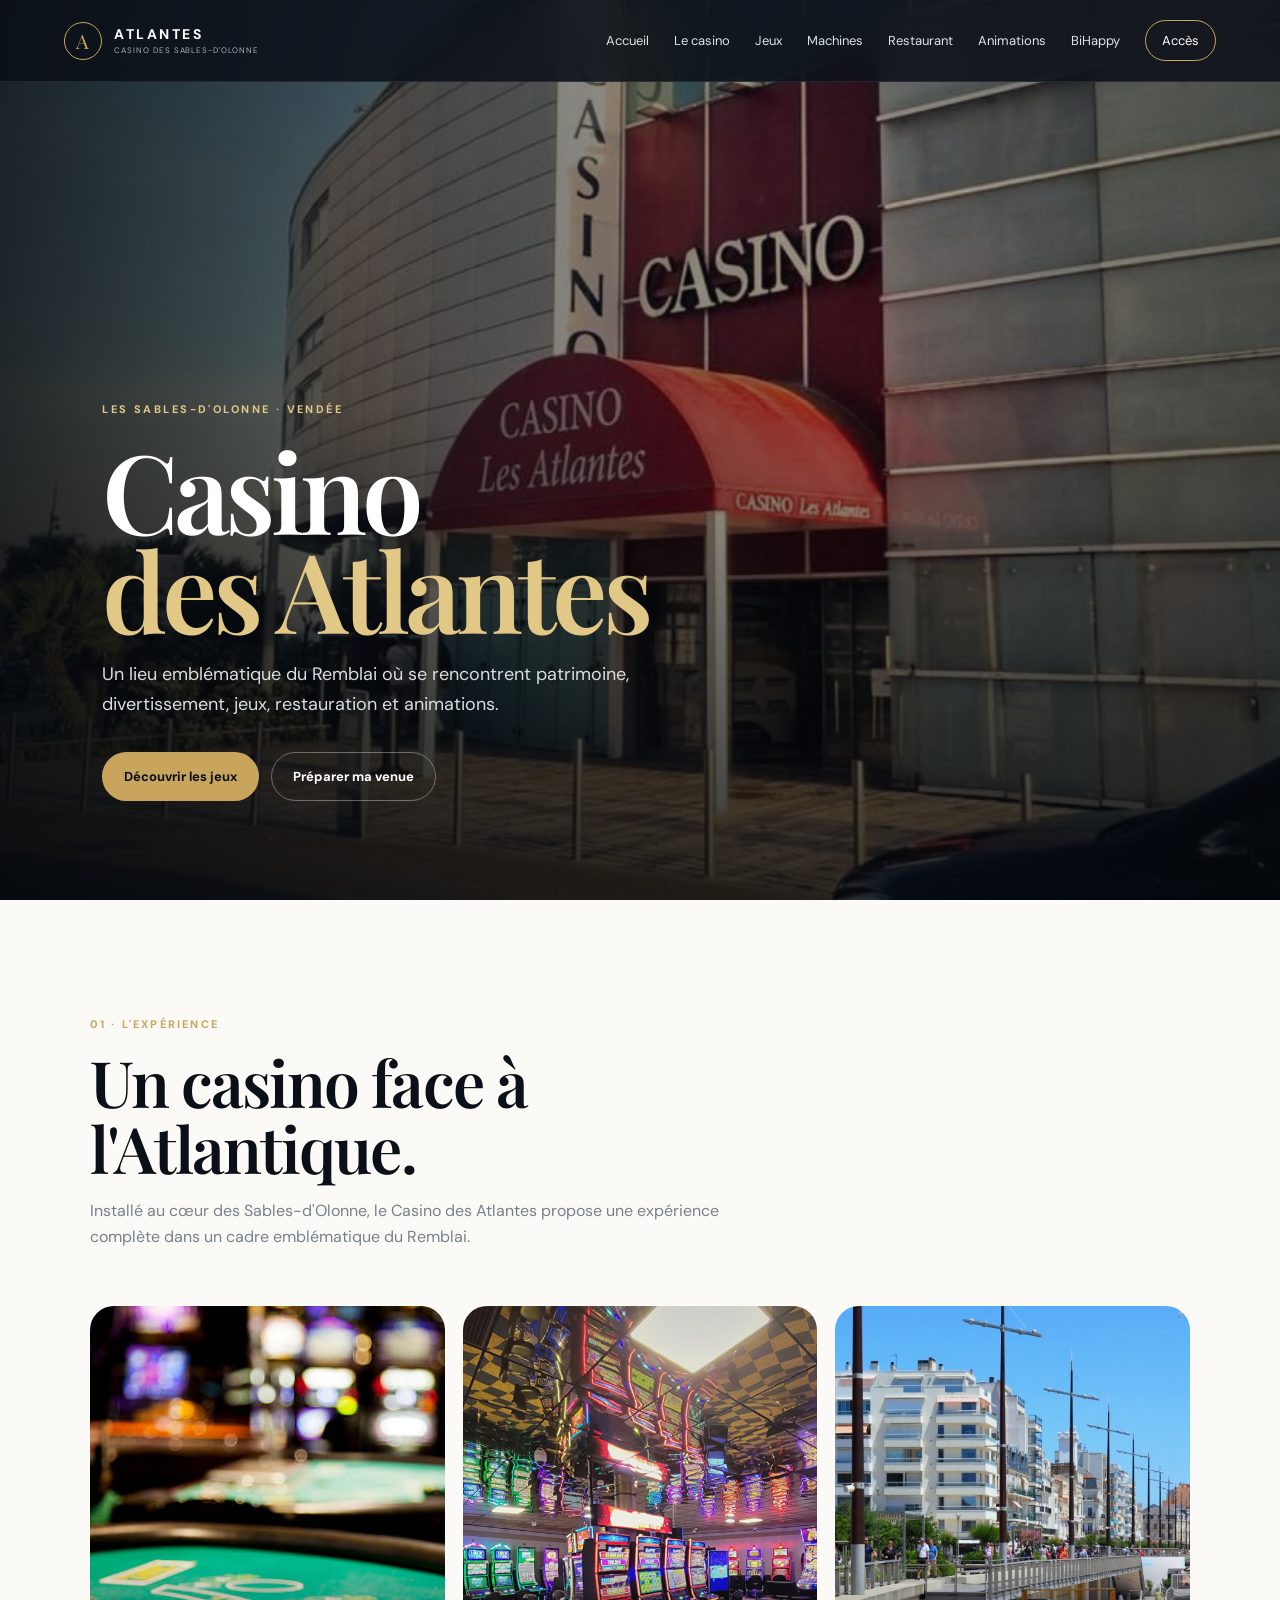
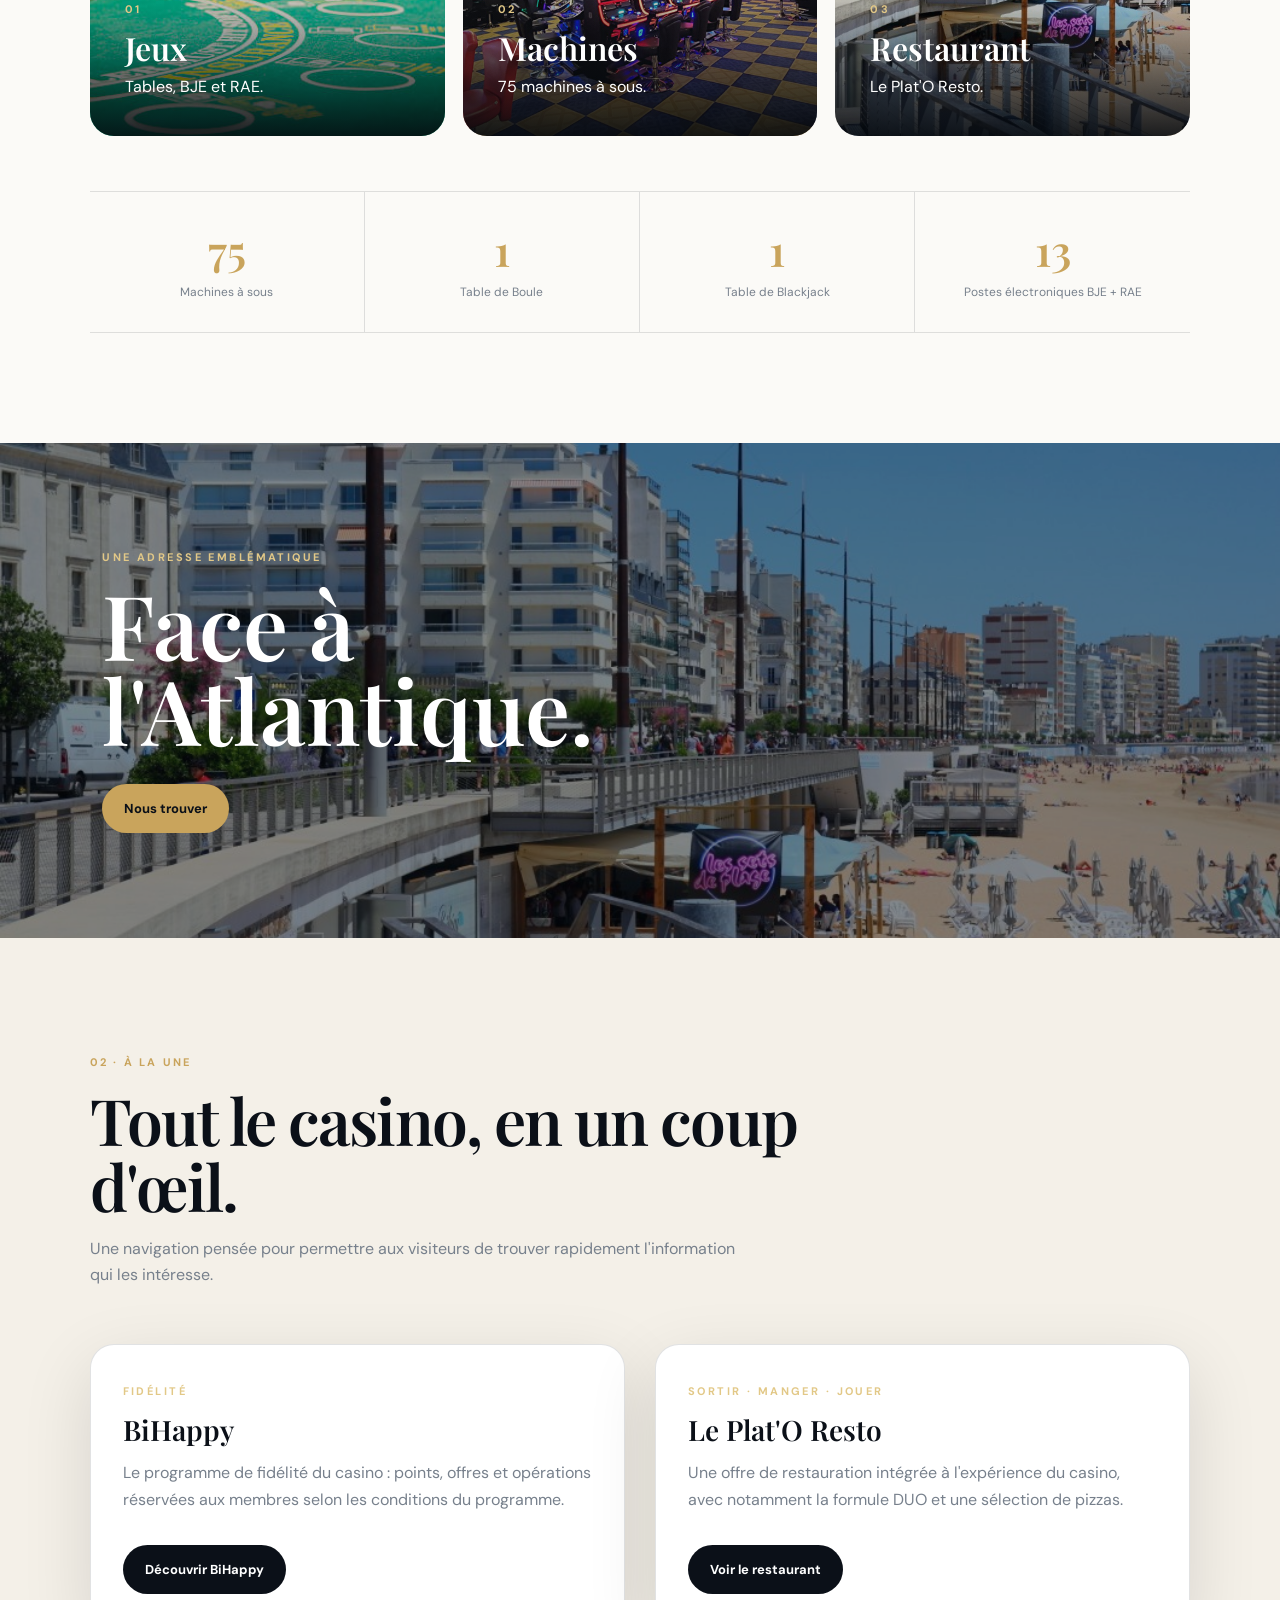
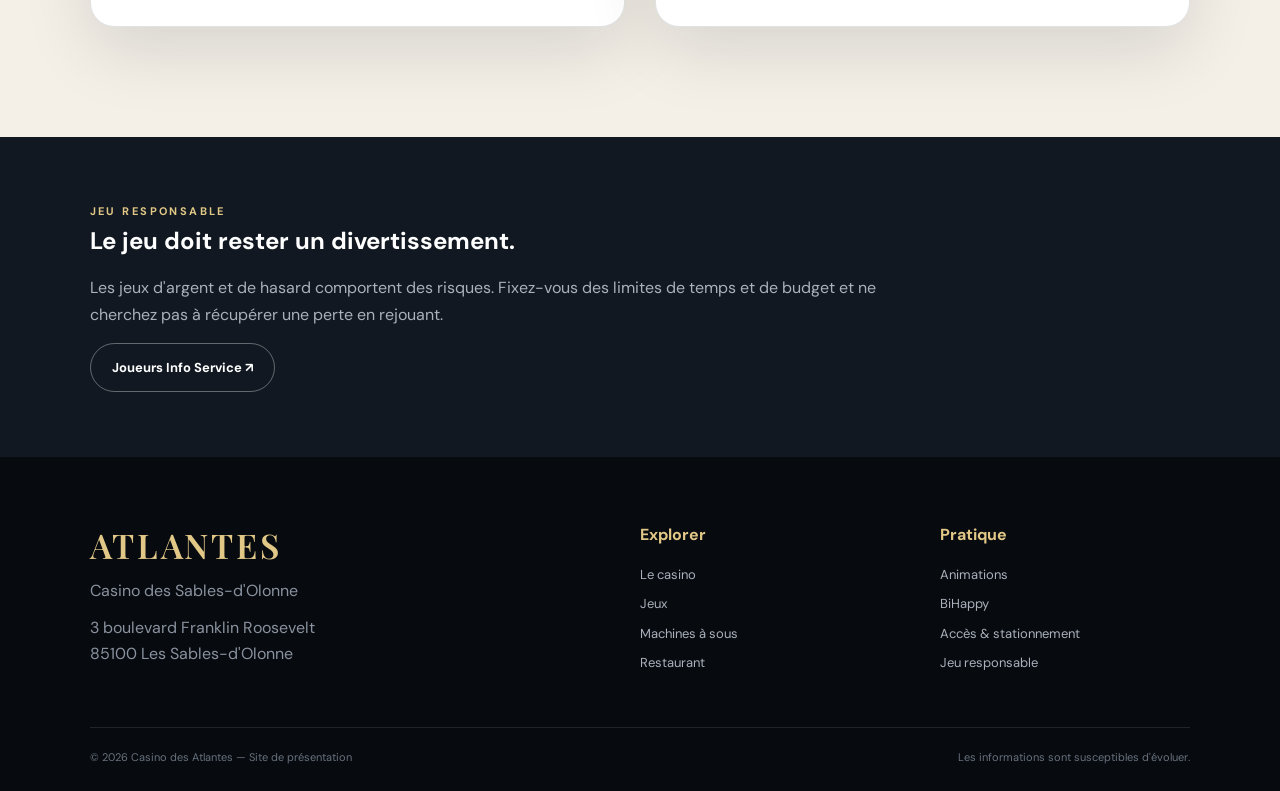
<file: casino-atlantes-v2/index.html>
<!DOCTYPE html>
<html lang="fr">
<head>
<meta charset="UTF-8">
<meta name="viewport" content="width=device-width, initial-scale=1.0">
<meta name="description" content="Accueil — Casino des Atlantes, Les Sables-d'Olonne.">
<title>Accueil | Casino des Atlantes</title>
<link rel="stylesheet" href="css/style.css">
</head>
<body id="top">

<header class="site-header">
  <a class="brand" href="index.html">
    <span class="brand-mark">A</span>
    <span><b>ATLANTES</b><small>CASINO DES SABLES-D'OLONNE</small></span>
  </a>
  <button class="menu-toggle" aria-label="Ouvrir le menu">☰</button>
  <nav class="nav">
    <a href="index.html">Accueil</a>
    <a href="casino.html">Le casino</a>
    <a href="jeux.html">Jeux</a>
    <a href="machines.html">Machines</a>
    <a href="restaurant.html">Restaurant</a>
    <a href="animations.html">Animations</a>
    <a href="bihappy.html">BiHappy</a>
    <a class="nav-cta" href="acces.html">Accès</a>
  </nav>
</header>


<section class="hero">
  <div class="hero-bg" style="background-image:url('images/casino.jpg')"></div>
  <div class="hero-content reveal">
    <div class="kicker">Les Sables-d'Olonne · Vendée</div>
    <h1>Casino<br><span>des Atlantes</span></h1>
    <p>Un lieu emblématique du Remblai où se rencontrent patrimoine, divertissement, jeux, restauration et animations.</p>
    <div class="actions"><a class="btn btn-gold" href="jeux.html">Découvrir les jeux</a><a class="btn btn-light" href="acces.html">Préparer ma venue</a></div>
  </div>
</section>
<section class="section">
  <div class="section-head reveal"><span class="num">01 · L'EXPÉRIENCE</span><h2>Un casino face à l'Atlantique.</h2><p>Installé au cœur des Sables-d'Olonne, le Casino des Atlantes propose une expérience complète dans un cadre emblématique du Remblai.</p></div>
  <div class="grid-3">
    <a class="image-card reveal" href="jeux.html"><img src="images/bj.jpg" alt="Jeux de table"><div class="overlay"><span class="eyebrow">01</span><h3>Jeux</h3><p>Tables, BJE et RAE.</p></div></a>
    <a class="image-card reveal" href="machines.html"><img src="images/casino-int.jpg" alt="Salle du casino"><div class="overlay"><span class="eyebrow">02</span><h3>Machines</h3><p>75 machines à sous.</p></div></a>
    <a class="image-card reveal" href="restaurant.html"><img src="images/remblai.jpg" alt="Remblai des Sables-d'Olonne"><div class="overlay"><span class="eyebrow">03</span><h3>Restaurant</h3><p>Le Plat'O Resto.</p></div></a>
  </div>
  <div class="stat-strip reveal">
    <div class="stat"><strong>75</strong><span>Machines à sous</span></div>
    <div class="stat"><strong>1</strong><span>Table de Boule</span></div>
    <div class="stat"><strong>1</strong><span>Table de Blackjack</span></div>
    <div class="stat"><strong>13</strong><span>Postes électroniques BJE + RAE</span></div>
  </div>
</section>
<section class="banner" style="background-image:url('images/remblai.jpg')"><div class="banner-content reveal"><div class="eyebrow">UNE ADRESSE EMBLÉMATIQUE</div><h2>Face à l'Atlantique.</h2><div class="actions"><a class="btn btn-gold" href="acces.html">Nous trouver</a></div></div></section>
<section class="section cream">
  <div class="section-head reveal"><span class="num">02 · À LA UNE</span><h2>Tout le casino, en un coup d'œil.</h2><p>Une navigation pensée pour permettre aux visiteurs de trouver rapidement l'information qui les intéresse.</p></div>
  <div class="grid-2">
    <div class="card reveal"><span class="eyebrow">FIDÉLITÉ</span><h3>BiHappy</h3><p>Le programme de fidélité du casino : points, offres et opérations réservées aux membres selon les conditions du programme.</p><div class="actions"><a class="btn btn-dark" href="bihappy.html">Découvrir BiHappy</a></div></div>
    <div class="card reveal"><span class="eyebrow">SORTIR · MANGER · JOUER</span><h3>Le Plat'O Resto</h3><p>Une offre de restauration intégrée à l'expérience du casino, avec notamment la formule DUO et une sélection de pizzas.</p><div class="actions"><a class="btn btn-dark" href="restaurant.html">Voir le restaurant</a></div></div>
  </div>
</section>
<div class="responsible"><div class="responsible-inner reveal"><div class="eyebrow">JEU RESPONSABLE</div><h2>Le jeu doit rester un divertissement.</h2><p>Les jeux d'argent et de hasard comportent des risques. Fixez-vous des limites de temps et de budget et ne cherchez pas à récupérer une perte en rejouant.</p><a class="btn btn-light" href="https://www.joueurs-info-service.fr/" target="_blank" rel="noopener">Joueurs Info Service ↗</a></div></div>


<footer class="footer">
  <div class="footer-top">
    <div>
      <div class="footer-brand">ATLANTES</div>
      <p>Casino des Sables-d'Olonne</p>
      <p>3 boulevard Franklin Roosevelt<br>85100 Les Sables-d'Olonne</p>
    </div>
    <div>
      <h4>Explorer</h4>
      <a href="casino.html">Le casino</a>
      <a href="jeux.html">Jeux</a>
      <a href="machines.html">Machines à sous</a>
      <a href="restaurant.html">Restaurant</a>
    </div>
    <div>
      <h4>Pratique</h4>
      <a href="animations.html">Animations</a>
      <a href="bihappy.html">BiHappy</a>
      <a href="acces.html">Accès & stationnement</a>
      <a href="https://www.joueurs-info-service.fr/" target="_blank" rel="noopener">Jeu responsable</a>
    </div>
  </div>
  <div class="footer-bottom">
    <span>© 2026 Casino des Atlantes — Site de présentation</span>
    <span>Les informations sont susceptibles d'évoluer.</span>
  </div>
</footer>

<script src="js/script.js"></script>
</body>
</html>
</file>
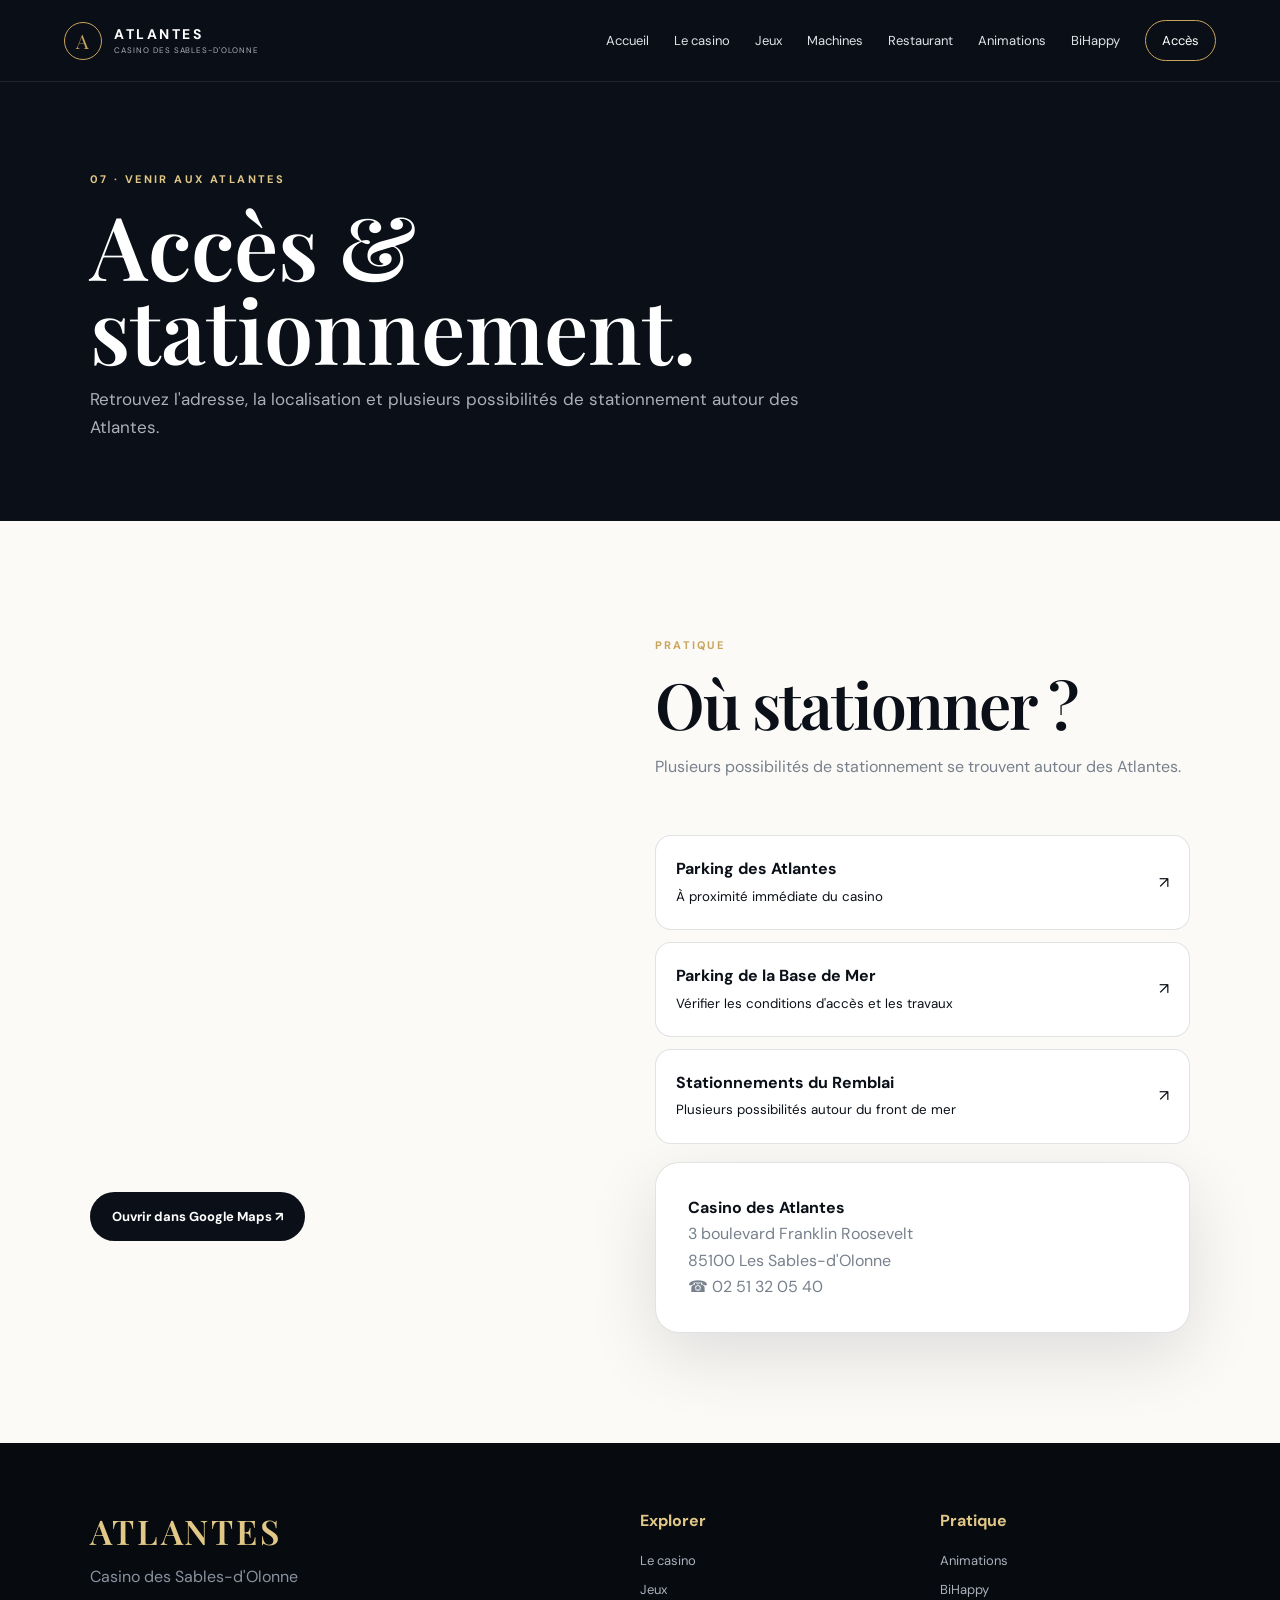
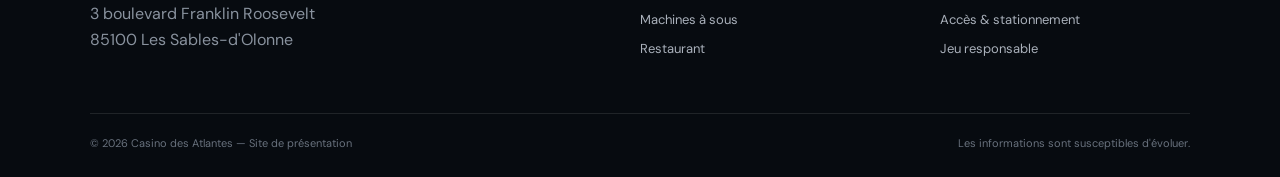
<file: casino-atlantes-v2/acces.html>
<!DOCTYPE html>
<html lang="fr">
<head>
<meta charset="UTF-8">
<meta name="viewport" content="width=device-width, initial-scale=1.0">
<meta name="description" content="Accès — Casino des Atlantes, Les Sables-d'Olonne.">
<title>Accès | Casino des Atlantes</title>
<link rel="stylesheet" href="css/style.css">
</head>
<body id="top">

<header class="site-header">
  <a class="brand" href="index.html">
    <span class="brand-mark">A</span>
    <span><b>ATLANTES</b><small>CASINO DES SABLES-D'OLONNE</small></span>
  </a>
  <button class="menu-toggle" aria-label="Ouvrir le menu">☰</button>
  <nav class="nav">
    <a href="index.html">Accueil</a>
    <a href="casino.html">Le casino</a>
    <a href="jeux.html">Jeux</a>
    <a href="machines.html">Machines</a>
    <a href="restaurant.html">Restaurant</a>
    <a href="animations.html">Animations</a>
    <a href="bihappy.html">BiHappy</a>
    <a class="nav-cta" href="acces.html">Accès</a>
  </nav>
</header>


<section class="page-hero"><div class="eyebrow">07 · VENIR AUX ATLANTES</div><h1>Accès &<br>stationnement.</h1><p>Retrouvez l'adresse, la localisation et plusieurs possibilités de stationnement autour des Atlantes.</p></section>
<section class="section"><div class="grid-2"><div class="reveal"><iframe class="map" src="https://www.google.com/maps?q=Casino+des+Atlantes,+3+Boulevard+Franklin+Roosevelt,+85100+Les+Sables-d'Olonne&output=embed" loading="lazy" title="Localisation du Casino des Atlantes"></iframe><div class="actions"><a class="btn btn-dark" href="https://www.google.com/maps/search/?api=1&query=Casino+des+Atlantes+3+Boulevard+Franklin+Roosevelt+85100+Les+Sables-d%27Olonne" target="_blank" rel="noopener">Ouvrir dans Google Maps ↗</a></div></div><div class="reveal"><div class="section-head"><span class="num">PRATIQUE</span><h2>Où stationner ?</h2><p>Plusieurs possibilités de stationnement se trouvent autour des Atlantes.</p></div><div class="parking">
<a href="https://www.google.com/maps/search/?api=1&query=Parking+des+Atlantes+Les+Sables-d%27Olonne" target="_blank" rel="noopener"><span><b>Parking des Atlantes</b><br><small>À proximité immédiate du casino</small></span>↗</a>
<a href="https://www.google.com/maps/search/?api=1&query=Parking+Base+de+Mer+Les+Sables-d%27Olonne" target="_blank" rel="noopener"><span><b>Parking de la Base de Mer</b><br><small>Vérifier les conditions d'accès et les travaux</small></span>↗</a>
<a href="https://www.google.com/maps/search/?api=1&query=Parking+Les+Sables-d%27Olonne+Remblai" target="_blank" rel="noopener"><span><b>Stationnements du Remblai</b><br><small>Plusieurs possibilités autour du front de mer</small></span>↗</a>
</div><div class="card" style="margin-top:18px"><b>Casino des Atlantes</b><p>3 boulevard Franklin Roosevelt<br>85100 Les Sables-d'Olonne</p><p>☎ 02 51 32 05 40</p></div></div></div></section>


<footer class="footer">
  <div class="footer-top">
    <div>
      <div class="footer-brand">ATLANTES</div>
      <p>Casino des Sables-d'Olonne</p>
      <p>3 boulevard Franklin Roosevelt<br>85100 Les Sables-d'Olonne</p>
    </div>
    <div>
      <h4>Explorer</h4>
      <a href="casino.html">Le casino</a>
      <a href="jeux.html">Jeux</a>
      <a href="machines.html">Machines à sous</a>
      <a href="restaurant.html">Restaurant</a>
    </div>
    <div>
      <h4>Pratique</h4>
      <a href="animations.html">Animations</a>
      <a href="bihappy.html">BiHappy</a>
      <a href="acces.html">Accès & stationnement</a>
      <a href="https://www.joueurs-info-service.fr/" target="_blank" rel="noopener">Jeu responsable</a>
    </div>
  </div>
  <div class="footer-bottom">
    <span>© 2026 Casino des Atlantes — Site de présentation</span>
    <span>Les informations sont susceptibles d'évoluer.</span>
  </div>
</footer>

<script src="js/script.js"></script>
</body>
</html>
</file>
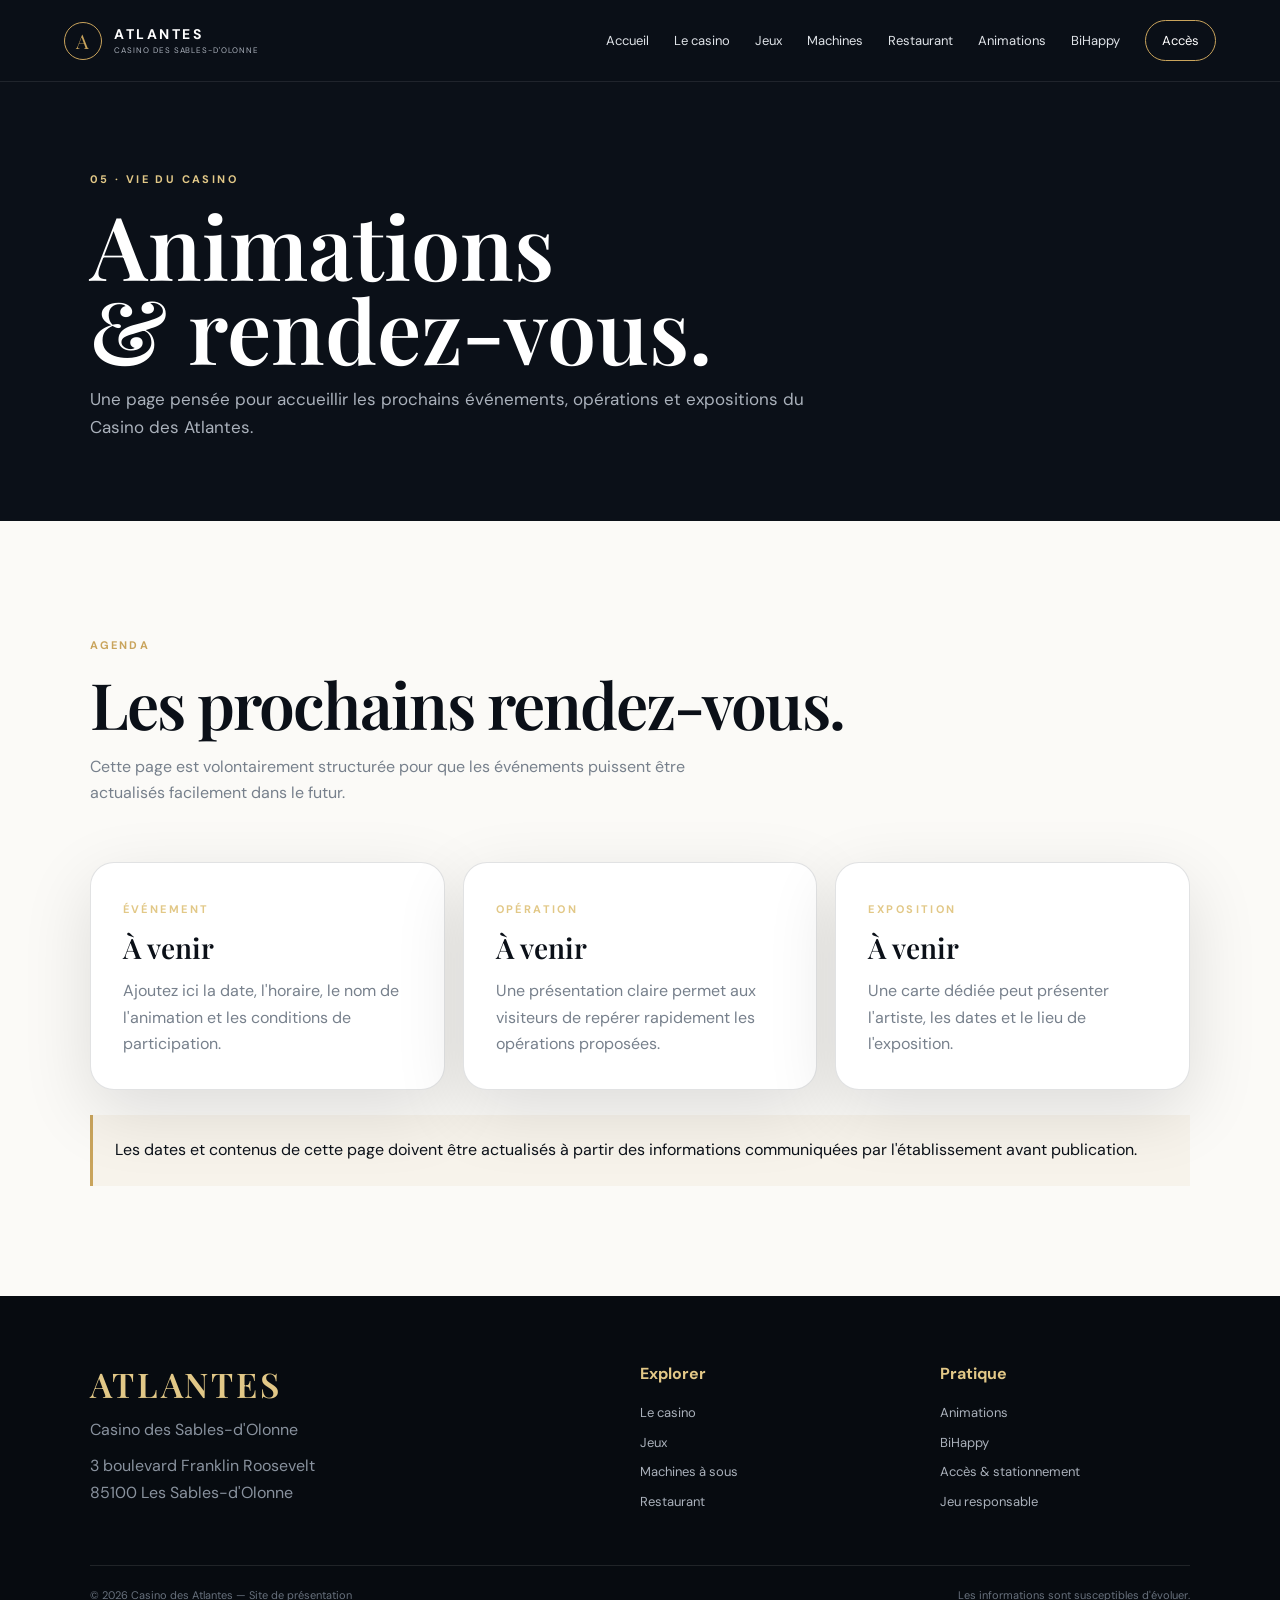
<file: casino-atlantes-v2/animations.html>
<!DOCTYPE html>
<html lang="fr">
<head>
<meta charset="UTF-8">
<meta name="viewport" content="width=device-width, initial-scale=1.0">
<meta name="description" content="Animations — Casino des Atlantes, Les Sables-d'Olonne.">
<title>Animations | Casino des Atlantes</title>
<link rel="stylesheet" href="css/style.css">
</head>
<body id="top">

<header class="site-header">
  <a class="brand" href="index.html">
    <span class="brand-mark">A</span>
    <span><b>ATLANTES</b><small>CASINO DES SABLES-D'OLONNE</small></span>
  </a>
  <button class="menu-toggle" aria-label="Ouvrir le menu">☰</button>
  <nav class="nav">
    <a href="index.html">Accueil</a>
    <a href="casino.html">Le casino</a>
    <a href="jeux.html">Jeux</a>
    <a href="machines.html">Machines</a>
    <a href="restaurant.html">Restaurant</a>
    <a href="animations.html">Animations</a>
    <a href="bihappy.html">BiHappy</a>
    <a class="nav-cta" href="acces.html">Accès</a>
  </nav>
</header>


<section class="page-hero"><div class="eyebrow">05 · VIE DU CASINO</div><h1>Animations<br>& rendez-vous.</h1><p>Une page pensée pour accueillir les prochains événements, opérations et expositions du Casino des Atlantes.</p></section>
<section class="section"><div class="section-head reveal"><span class="num">AGENDA</span><h2>Les prochains rendez-vous.</h2><p>Cette page est volontairement structurée pour que les événements puissent être actualisés facilement dans le futur.</p></div>
<div class="grid-3">
<div class="card reveal"><span class="eyebrow">ÉVÉNEMENT</span><h3>À venir</h3><p>Ajoutez ici la date, l'horaire, le nom de l'animation et les conditions de participation.</p></div>
<div class="card reveal"><span class="eyebrow">OPÉRATION</span><h3>À venir</h3><p>Une présentation claire permet aux visiteurs de repérer rapidement les opérations proposées.</p></div>
<div class="card reveal"><span class="eyebrow">EXPOSITION</span><h3>À venir</h3><p>Une carte dédiée peut présenter l'artiste, les dates et le lieu de l'exposition.</p></div>
</div>
<div class="notice reveal">Les dates et contenus de cette page doivent être actualisés à partir des informations communiquées par l'établissement avant publication.</div>
</section>


<footer class="footer">
  <div class="footer-top">
    <div>
      <div class="footer-brand">ATLANTES</div>
      <p>Casino des Sables-d'Olonne</p>
      <p>3 boulevard Franklin Roosevelt<br>85100 Les Sables-d'Olonne</p>
    </div>
    <div>
      <h4>Explorer</h4>
      <a href="casino.html">Le casino</a>
      <a href="jeux.html">Jeux</a>
      <a href="machines.html">Machines à sous</a>
      <a href="restaurant.html">Restaurant</a>
    </div>
    <div>
      <h4>Pratique</h4>
      <a href="animations.html">Animations</a>
      <a href="bihappy.html">BiHappy</a>
      <a href="acces.html">Accès & stationnement</a>
      <a href="https://www.joueurs-info-service.fr/" target="_blank" rel="noopener">Jeu responsable</a>
    </div>
  </div>
  <div class="footer-bottom">
    <span>© 2026 Casino des Atlantes — Site de présentation</span>
    <span>Les informations sont susceptibles d'évoluer.</span>
  </div>
</footer>

<script src="js/script.js"></script>
</body>
</html>
</file>
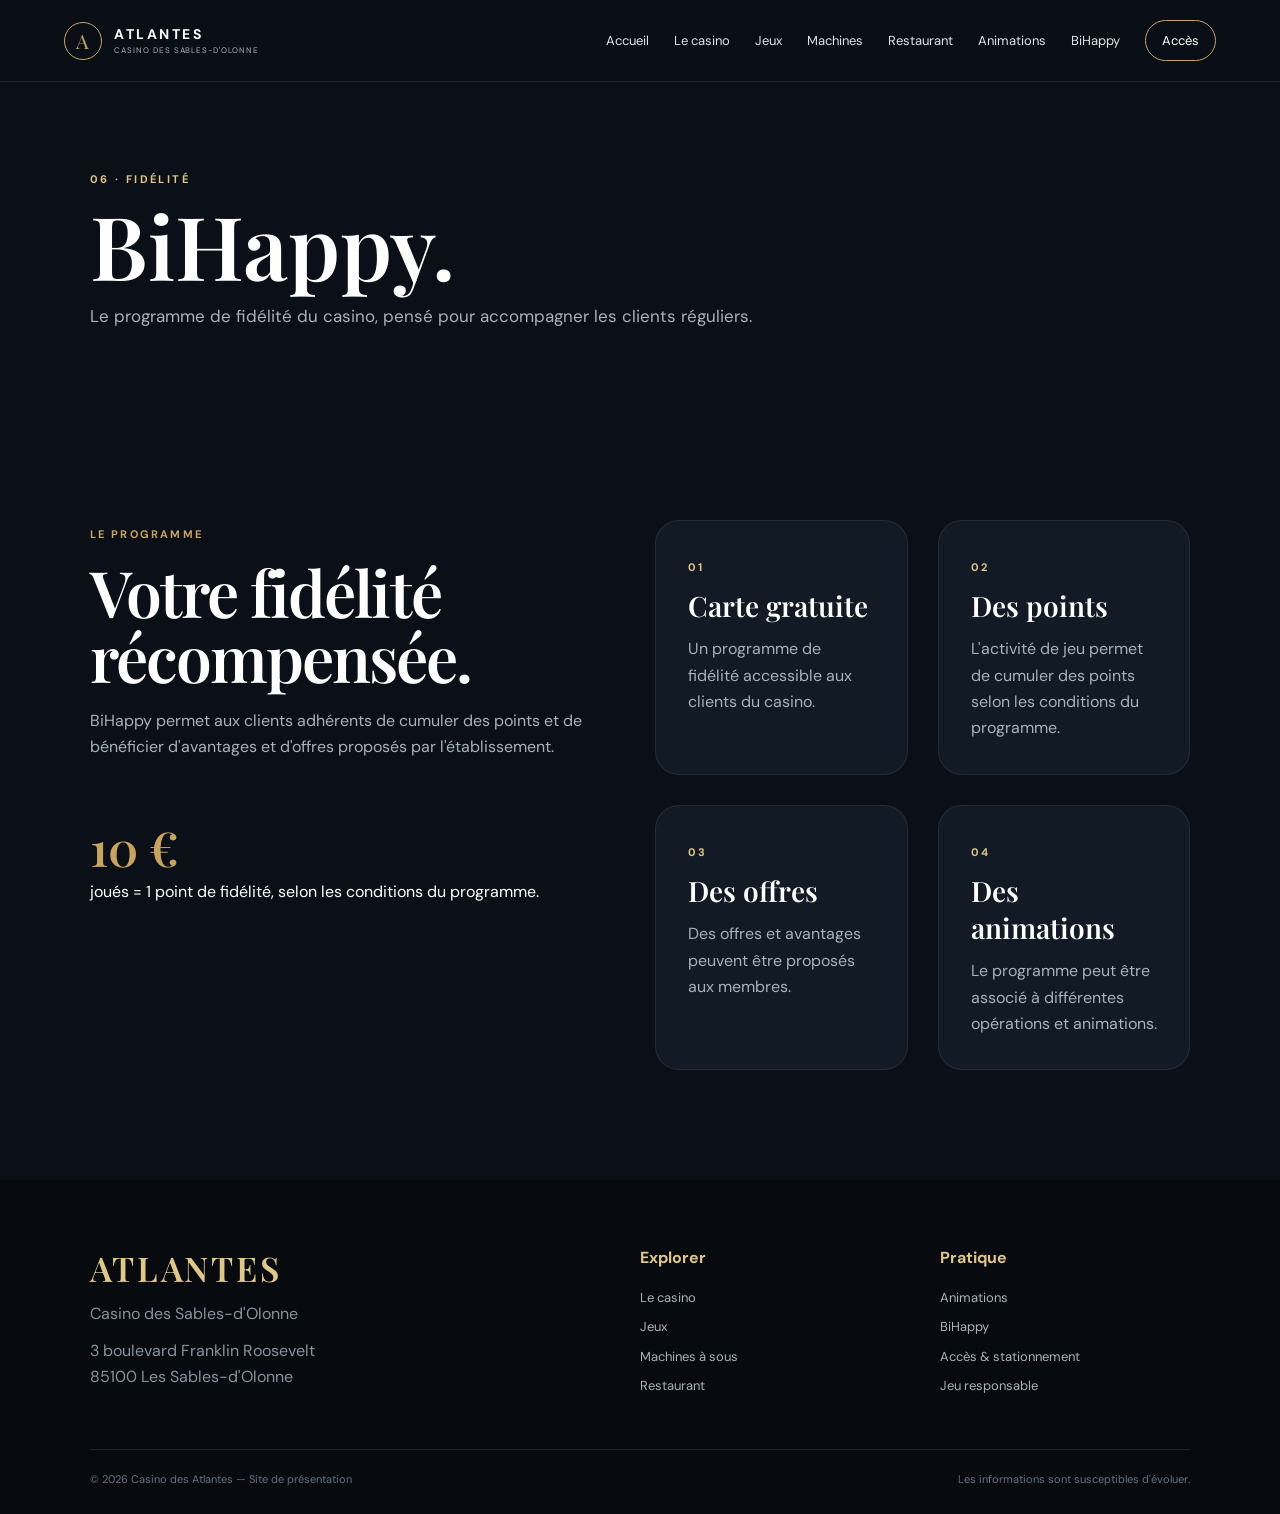
<file: casino-atlantes-v2/bihappy.html>
<!DOCTYPE html>
<html lang="fr">
<head>
<meta charset="UTF-8">
<meta name="viewport" content="width=device-width, initial-scale=1.0">
<meta name="description" content="BiHappy — Casino des Atlantes, Les Sables-d'Olonne.">
<title>BiHappy | Casino des Atlantes</title>
<link rel="stylesheet" href="css/style.css">
</head>
<body id="top">

<header class="site-header">
  <a class="brand" href="index.html">
    <span class="brand-mark">A</span>
    <span><b>ATLANTES</b><small>CASINO DES SABLES-D'OLONNE</small></span>
  </a>
  <button class="menu-toggle" aria-label="Ouvrir le menu">☰</button>
  <nav class="nav">
    <a href="index.html">Accueil</a>
    <a href="casino.html">Le casino</a>
    <a href="jeux.html">Jeux</a>
    <a href="machines.html">Machines</a>
    <a href="restaurant.html">Restaurant</a>
    <a href="animations.html">Animations</a>
    <a href="bihappy.html">BiHappy</a>
    <a class="nav-cta" href="acces.html">Accès</a>
  </nav>
</header>


<section class="page-hero"><div class="eyebrow">06 · FIDÉLITÉ</div><h1>BiHappy.</h1><p>Le programme de fidélité du casino, pensé pour accompagner les clients réguliers.</p></section>
<section class="section dark"><div class="grid-2"><div class="reveal"><div class="section-head"><span class="num">LE PROGRAMME</span><h2>Votre fidélité récompensée.</h2><p>BiHappy permet aux clients adhérents de cumuler des points et de bénéficier d'avantages et d'offres proposés par l'établissement.</p></div><div class="price">10 €</div><p>joués = 1 point de fidélité, selon les conditions du programme.</p></div><div class="grid-2"><div class="card reveal"><span class="eyebrow">01</span><h3>Carte gratuite</h3><p>Un programme de fidélité accessible aux clients du casino.</p></div><div class="card reveal"><span class="eyebrow">02</span><h3>Des points</h3><p>L'activité de jeu permet de cumuler des points selon les conditions du programme.</p></div><div class="card reveal"><span class="eyebrow">03</span><h3>Des offres</h3><p>Des offres et avantages peuvent être proposés aux membres.</p></div><div class="card reveal"><span class="eyebrow">04</span><h3>Des animations</h3><p>Le programme peut être associé à différentes opérations et animations.</p></div></div></div></section>


<footer class="footer">
  <div class="footer-top">
    <div>
      <div class="footer-brand">ATLANTES</div>
      <p>Casino des Sables-d'Olonne</p>
      <p>3 boulevard Franklin Roosevelt<br>85100 Les Sables-d'Olonne</p>
    </div>
    <div>
      <h4>Explorer</h4>
      <a href="casino.html">Le casino</a>
      <a href="jeux.html">Jeux</a>
      <a href="machines.html">Machines à sous</a>
      <a href="restaurant.html">Restaurant</a>
    </div>
    <div>
      <h4>Pratique</h4>
      <a href="animations.html">Animations</a>
      <a href="bihappy.html">BiHappy</a>
      <a href="acces.html">Accès & stationnement</a>
      <a href="https://www.joueurs-info-service.fr/" target="_blank" rel="noopener">Jeu responsable</a>
    </div>
  </div>
  <div class="footer-bottom">
    <span>© 2026 Casino des Atlantes — Site de présentation</span>
    <span>Les informations sont susceptibles d'évoluer.</span>
  </div>
</footer>

<script src="js/script.js"></script>
</body>
</html>
</file>
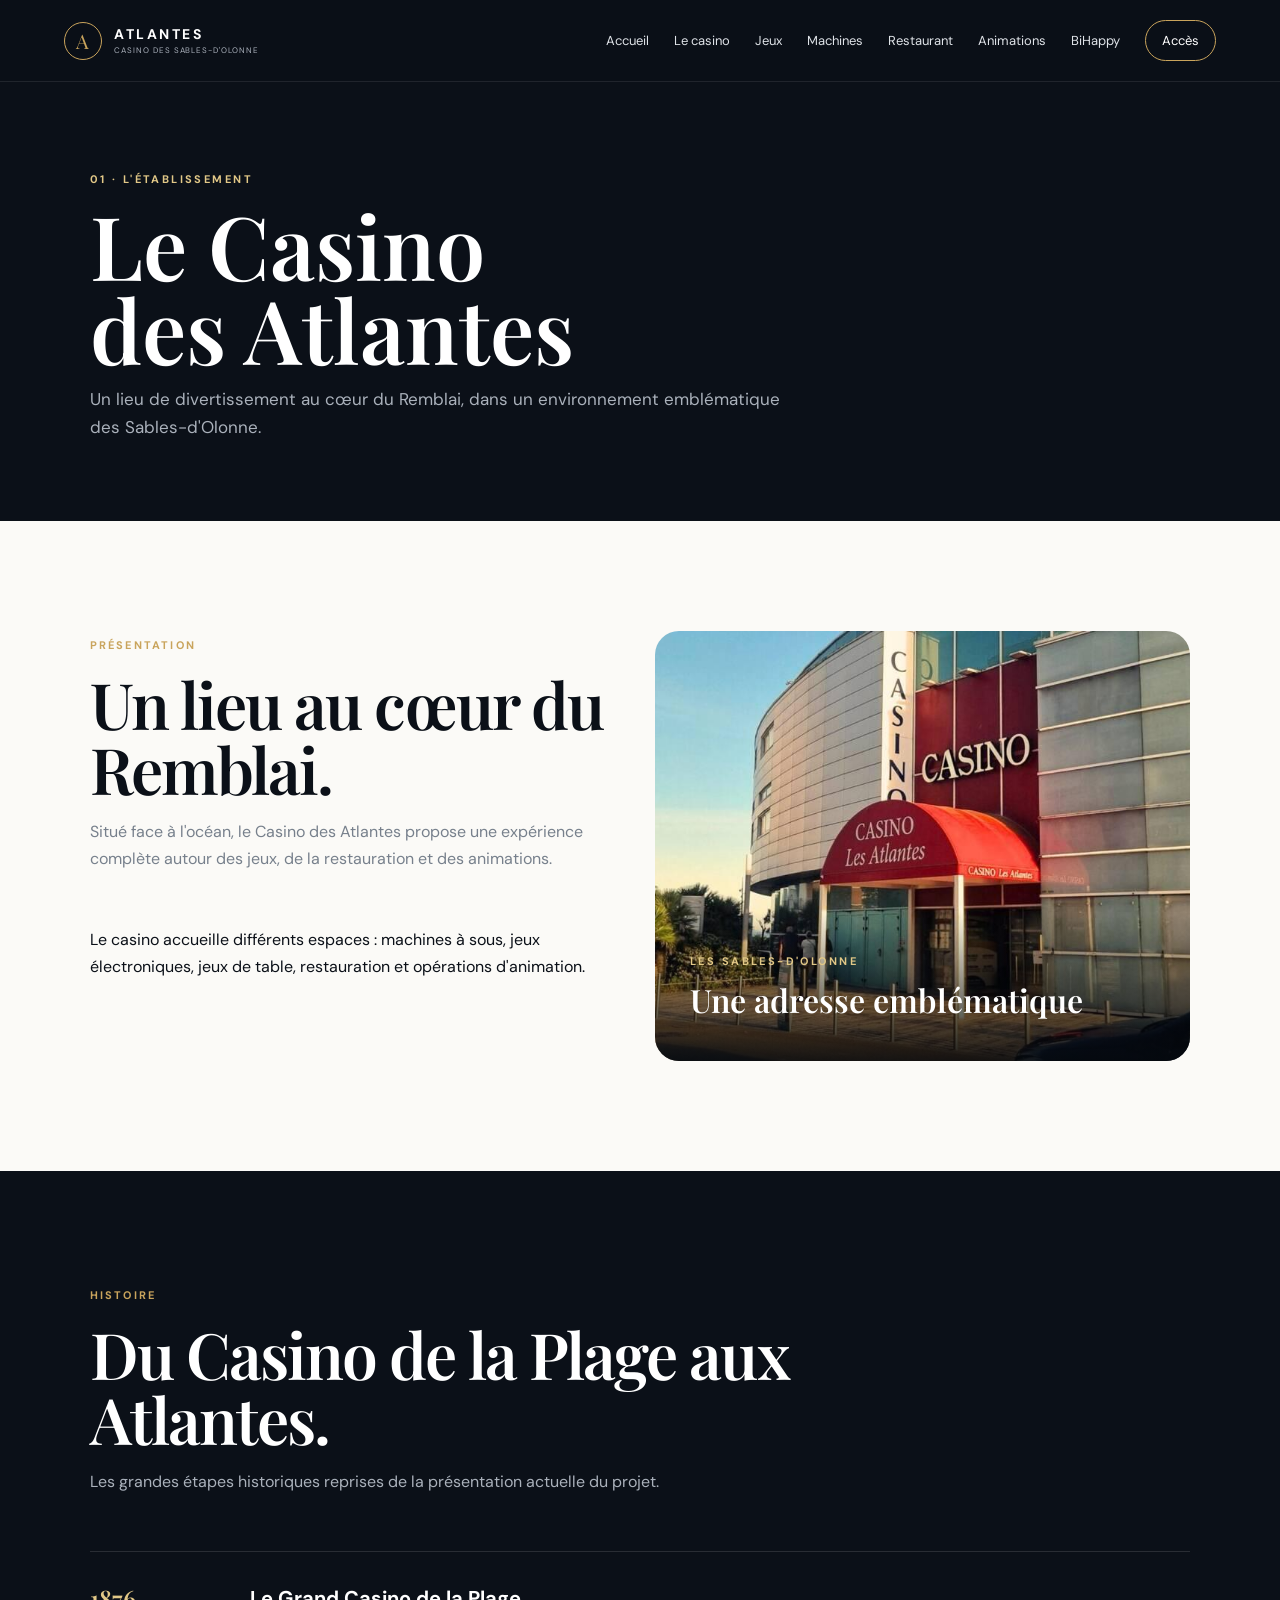
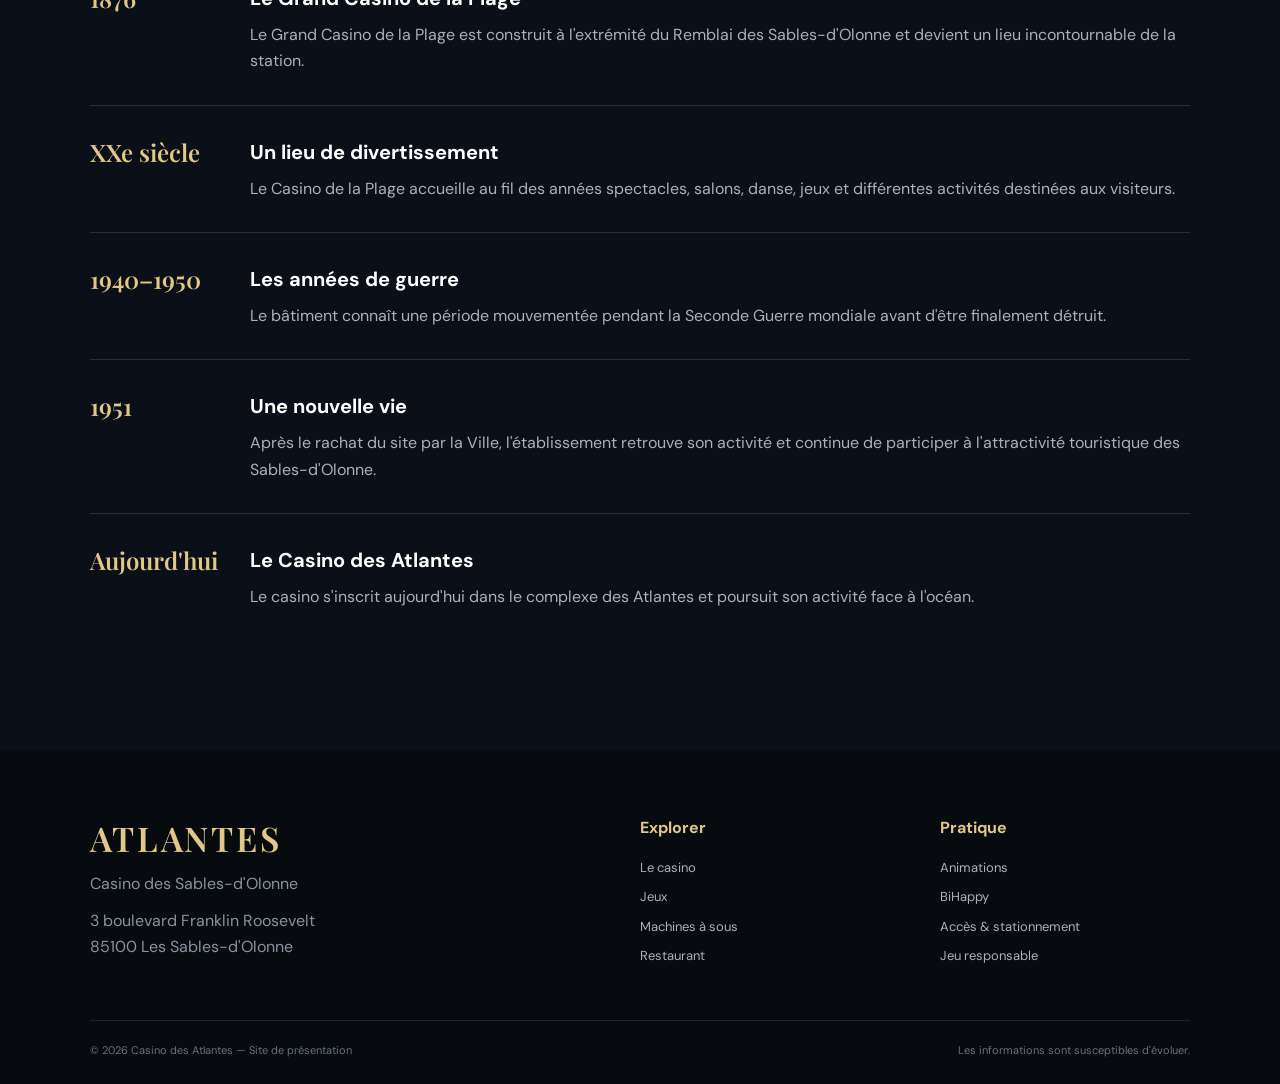
<file: casino-atlantes-v2/casino.html>
<!DOCTYPE html>
<html lang="fr">
<head>
<meta charset="UTF-8">
<meta name="viewport" content="width=device-width, initial-scale=1.0">
<meta name="description" content="Le casino — Casino des Atlantes, Les Sables-d'Olonne.">
<title>Le casino | Casino des Atlantes</title>
<link rel="stylesheet" href="css/style.css">
</head>
<body id="top">

<header class="site-header">
  <a class="brand" href="index.html">
    <span class="brand-mark">A</span>
    <span><b>ATLANTES</b><small>CASINO DES SABLES-D'OLONNE</small></span>
  </a>
  <button class="menu-toggle" aria-label="Ouvrir le menu">☰</button>
  <nav class="nav">
    <a href="index.html">Accueil</a>
    <a href="casino.html">Le casino</a>
    <a href="jeux.html">Jeux</a>
    <a href="machines.html">Machines</a>
    <a href="restaurant.html">Restaurant</a>
    <a href="animations.html">Animations</a>
    <a href="bihappy.html">BiHappy</a>
    <a class="nav-cta" href="acces.html">Accès</a>
  </nav>
</header>


<section class="page-hero"><div class="eyebrow">01 · L'ÉTABLISSEMENT</div><h1>Le Casino<br>des Atlantes</h1><p>Un lieu de divertissement au cœur du Remblai, dans un environnement emblématique des Sables-d'Olonne.</p></section>
<section class="section"><div class="grid-2"><div class="reveal"><div class="section-head"><span class="num">PRÉSENTATION</span><h2>Un lieu au cœur du Remblai.</h2><p>Situé face à l'océan, le Casino des Atlantes propose une expérience complète autour des jeux, de la restauration et des animations.</p></div><p>Le casino accueille différents espaces : machines à sous, jeux électroniques, jeux de table, restauration et opérations d'animation.</p></div><div class="image-card reveal"><img src="images/casino.jpg" alt="Casino des Atlantes"><div class="overlay"><span class="eyebrow">LES SABLES-D'OLONNE</span><h3>Une adresse emblématique</h3></div></div></div></section>
<section class="section dark"><div class="section-head reveal"><span class="num">HISTOIRE</span><h2>Du Casino de la Plage aux Atlantes.</h2><p>Les grandes étapes historiques reprises de la présentation actuelle du projet.</p></div><div class="timeline">
<div class="timeline-item reveal"><div class="timeline-year">1876</div><div><h3>Le Grand Casino de la Plage</h3><p>Le Grand Casino de la Plage est construit à l'extrémité du Remblai des Sables-d'Olonne et devient un lieu incontournable de la station.</p></div></div>
<div class="timeline-item reveal"><div class="timeline-year">XXe siècle</div><div><h3>Un lieu de divertissement</h3><p>Le Casino de la Plage accueille au fil des années spectacles, salons, danse, jeux et différentes activités destinées aux visiteurs.</p></div></div>
<div class="timeline-item reveal"><div class="timeline-year">1940–1950</div><div><h3>Les années de guerre</h3><p>Le bâtiment connaît une période mouvementée pendant la Seconde Guerre mondiale avant d'être finalement détruit.</p></div></div>
<div class="timeline-item reveal"><div class="timeline-year">1951</div><div><h3>Une nouvelle vie</h3><p>Après le rachat du site par la Ville, l'établissement retrouve son activité et continue de participer à l'attractivité touristique des Sables-d'Olonne.</p></div></div>
<div class="timeline-item reveal"><div class="timeline-year">Aujourd'hui</div><div><h3>Le Casino des Atlantes</h3><p>Le casino s'inscrit aujourd'hui dans le complexe des Atlantes et poursuit son activité face à l'océan.</p></div></div>
</div></section>


<footer class="footer">
  <div class="footer-top">
    <div>
      <div class="footer-brand">ATLANTES</div>
      <p>Casino des Sables-d'Olonne</p>
      <p>3 boulevard Franklin Roosevelt<br>85100 Les Sables-d'Olonne</p>
    </div>
    <div>
      <h4>Explorer</h4>
      <a href="casino.html">Le casino</a>
      <a href="jeux.html">Jeux</a>
      <a href="machines.html">Machines à sous</a>
      <a href="restaurant.html">Restaurant</a>
    </div>
    <div>
      <h4>Pratique</h4>
      <a href="animations.html">Animations</a>
      <a href="bihappy.html">BiHappy</a>
      <a href="acces.html">Accès & stationnement</a>
      <a href="https://www.joueurs-info-service.fr/" target="_blank" rel="noopener">Jeu responsable</a>
    </div>
  </div>
  <div class="footer-bottom">
    <span>© 2026 Casino des Atlantes — Site de présentation</span>
    <span>Les informations sont susceptibles d'évoluer.</span>
  </div>
</footer>

<script src="js/script.js"></script>
</body>
</html>
</file>
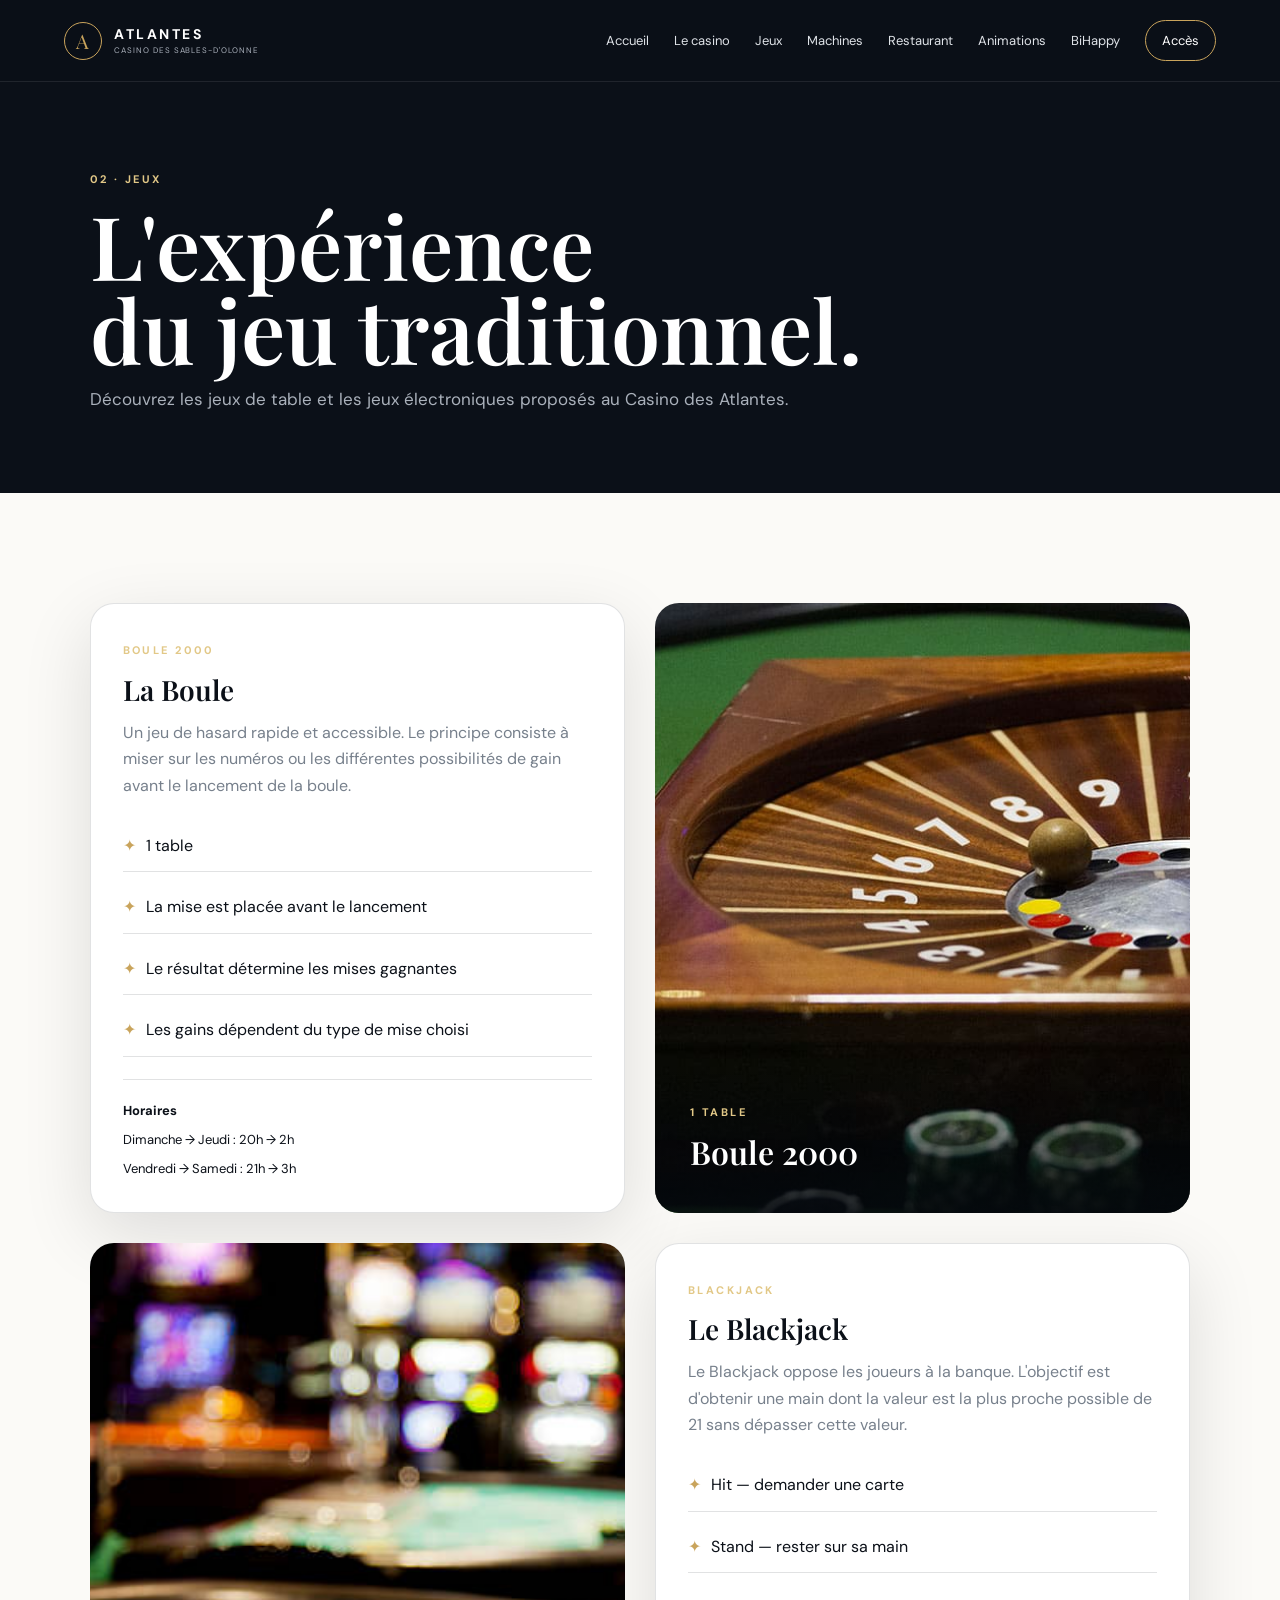
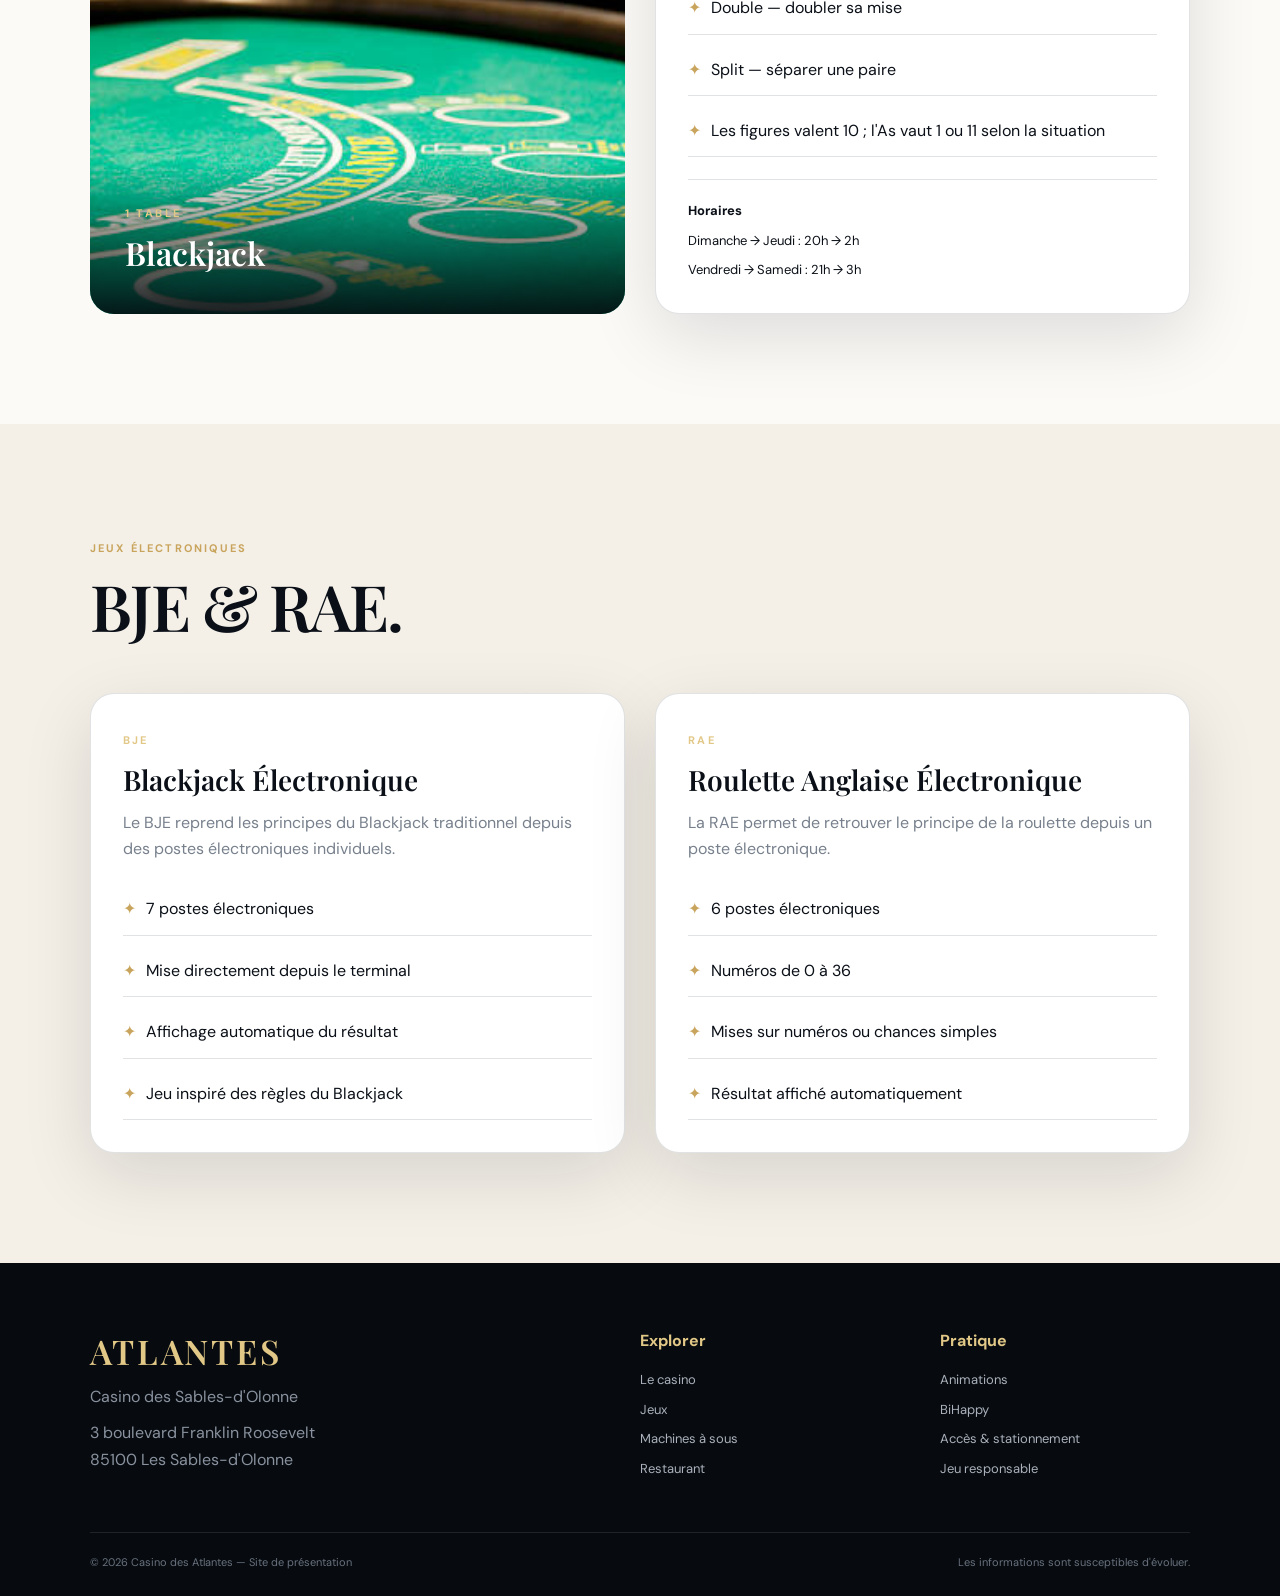
<file: casino-atlantes-v2/jeux.html>
<!DOCTYPE html>
<html lang="fr">
<head>
<meta charset="UTF-8">
<meta name="viewport" content="width=device-width, initial-scale=1.0">
<meta name="description" content="Jeux — Casino des Atlantes, Les Sables-d'Olonne.">
<title>Jeux | Casino des Atlantes</title>
<link rel="stylesheet" href="css/style.css">
</head>
<body id="top">

<header class="site-header">
  <a class="brand" href="index.html">
    <span class="brand-mark">A</span>
    <span><b>ATLANTES</b><small>CASINO DES SABLES-D'OLONNE</small></span>
  </a>
  <button class="menu-toggle" aria-label="Ouvrir le menu">☰</button>
  <nav class="nav">
    <a href="index.html">Accueil</a>
    <a href="casino.html">Le casino</a>
    <a href="jeux.html">Jeux</a>
    <a href="machines.html">Machines</a>
    <a href="restaurant.html">Restaurant</a>
    <a href="animations.html">Animations</a>
    <a href="bihappy.html">BiHappy</a>
    <a class="nav-cta" href="acces.html">Accès</a>
  </nav>
</header>


<section class="page-hero"><div class="eyebrow">02 · JEUX</div><h1>L'expérience<br>du jeu traditionnel.</h1><p>Découvrez les jeux de table et les jeux électroniques proposés au Casino des Atlantes.</p></section>
<section class="section"><div class="grid-2">
<div class="card reveal"><span class="eyebrow">BOULE 2000</span><h3>La Boule</h3><p>Un jeu de hasard rapide et accessible. Le principe consiste à miser sur les numéros ou les différentes possibilités de gain avant le lancement de la boule.</p><ul class="feature-list"><li>1 table</li><li>La mise est placée avant le lancement</li><li>Le résultat détermine les mises gagnantes</li><li>Les gains dépendent du type de mise choisi</li></ul><div class="schedule"><b>Horaires</b><span>Dimanche → Jeudi : 20h → 2h</span><span>Vendredi → Samedi : 21h → 3h</span></div></div>
<div class="image-card reveal"><img src="images/boule.jpg" alt="Table de Boule 2000"><div class="overlay"><span class="eyebrow">1 TABLE</span><h3>Boule 2000</h3></div></div>
<div class="image-card reveal"><img src="images/bj.jpg" alt="Table de Blackjack"><div class="overlay"><span class="eyebrow">1 TABLE</span><h3>Blackjack</h3></div></div>
<div class="card reveal"><span class="eyebrow">BLACKJACK</span><h3>Le Blackjack</h3><p>Le Blackjack oppose les joueurs à la banque. L'objectif est d'obtenir une main dont la valeur est la plus proche possible de 21 sans dépasser cette valeur.</p><ul class="feature-list"><li>Hit — demander une carte</li><li>Stand — rester sur sa main</li><li>Double — doubler sa mise</li><li>Split — séparer une paire</li><li>Les figures valent 10 ; l'As vaut 1 ou 11 selon la situation</li></ul><div class="schedule"><b>Horaires</b><span>Dimanche → Jeudi : 20h → 2h</span><span>Vendredi → Samedi : 21h → 3h</span></div></div>
</div></section>
<section class="section cream"><div class="section-head reveal"><span class="num">JEUX ÉLECTRONIQUES</span><h2>BJE & RAE.</h2></div><div class="grid-2">
<div class="card reveal"><span class="eyebrow">BJE</span><h3>Blackjack Électronique</h3><p>Le BJE reprend les principes du Blackjack traditionnel depuis des postes électroniques individuels.</p><ul class="feature-list"><li>7 postes électroniques</li><li>Mise directement depuis le terminal</li><li>Affichage automatique du résultat</li><li>Jeu inspiré des règles du Blackjack</li></ul></div>
<div class="card reveal"><span class="eyebrow">RAE</span><h3>Roulette Anglaise Électronique</h3><p>La RAE permet de retrouver le principe de la roulette depuis un poste électronique.</p><ul class="feature-list"><li>6 postes électroniques</li><li>Numéros de 0 à 36</li><li>Mises sur numéros ou chances simples</li><li>Résultat affiché automatiquement</li></ul></div>
</div></section>


<footer class="footer">
  <div class="footer-top">
    <div>
      <div class="footer-brand">ATLANTES</div>
      <p>Casino des Sables-d'Olonne</p>
      <p>3 boulevard Franklin Roosevelt<br>85100 Les Sables-d'Olonne</p>
    </div>
    <div>
      <h4>Explorer</h4>
      <a href="casino.html">Le casino</a>
      <a href="jeux.html">Jeux</a>
      <a href="machines.html">Machines à sous</a>
      <a href="restaurant.html">Restaurant</a>
    </div>
    <div>
      <h4>Pratique</h4>
      <a href="animations.html">Animations</a>
      <a href="bihappy.html">BiHappy</a>
      <a href="acces.html">Accès & stationnement</a>
      <a href="https://www.joueurs-info-service.fr/" target="_blank" rel="noopener">Jeu responsable</a>
    </div>
  </div>
  <div class="footer-bottom">
    <span>© 2026 Casino des Atlantes — Site de présentation</span>
    <span>Les informations sont susceptibles d'évoluer.</span>
  </div>
</footer>

<script src="js/script.js"></script>
</body>
</html>
</file>
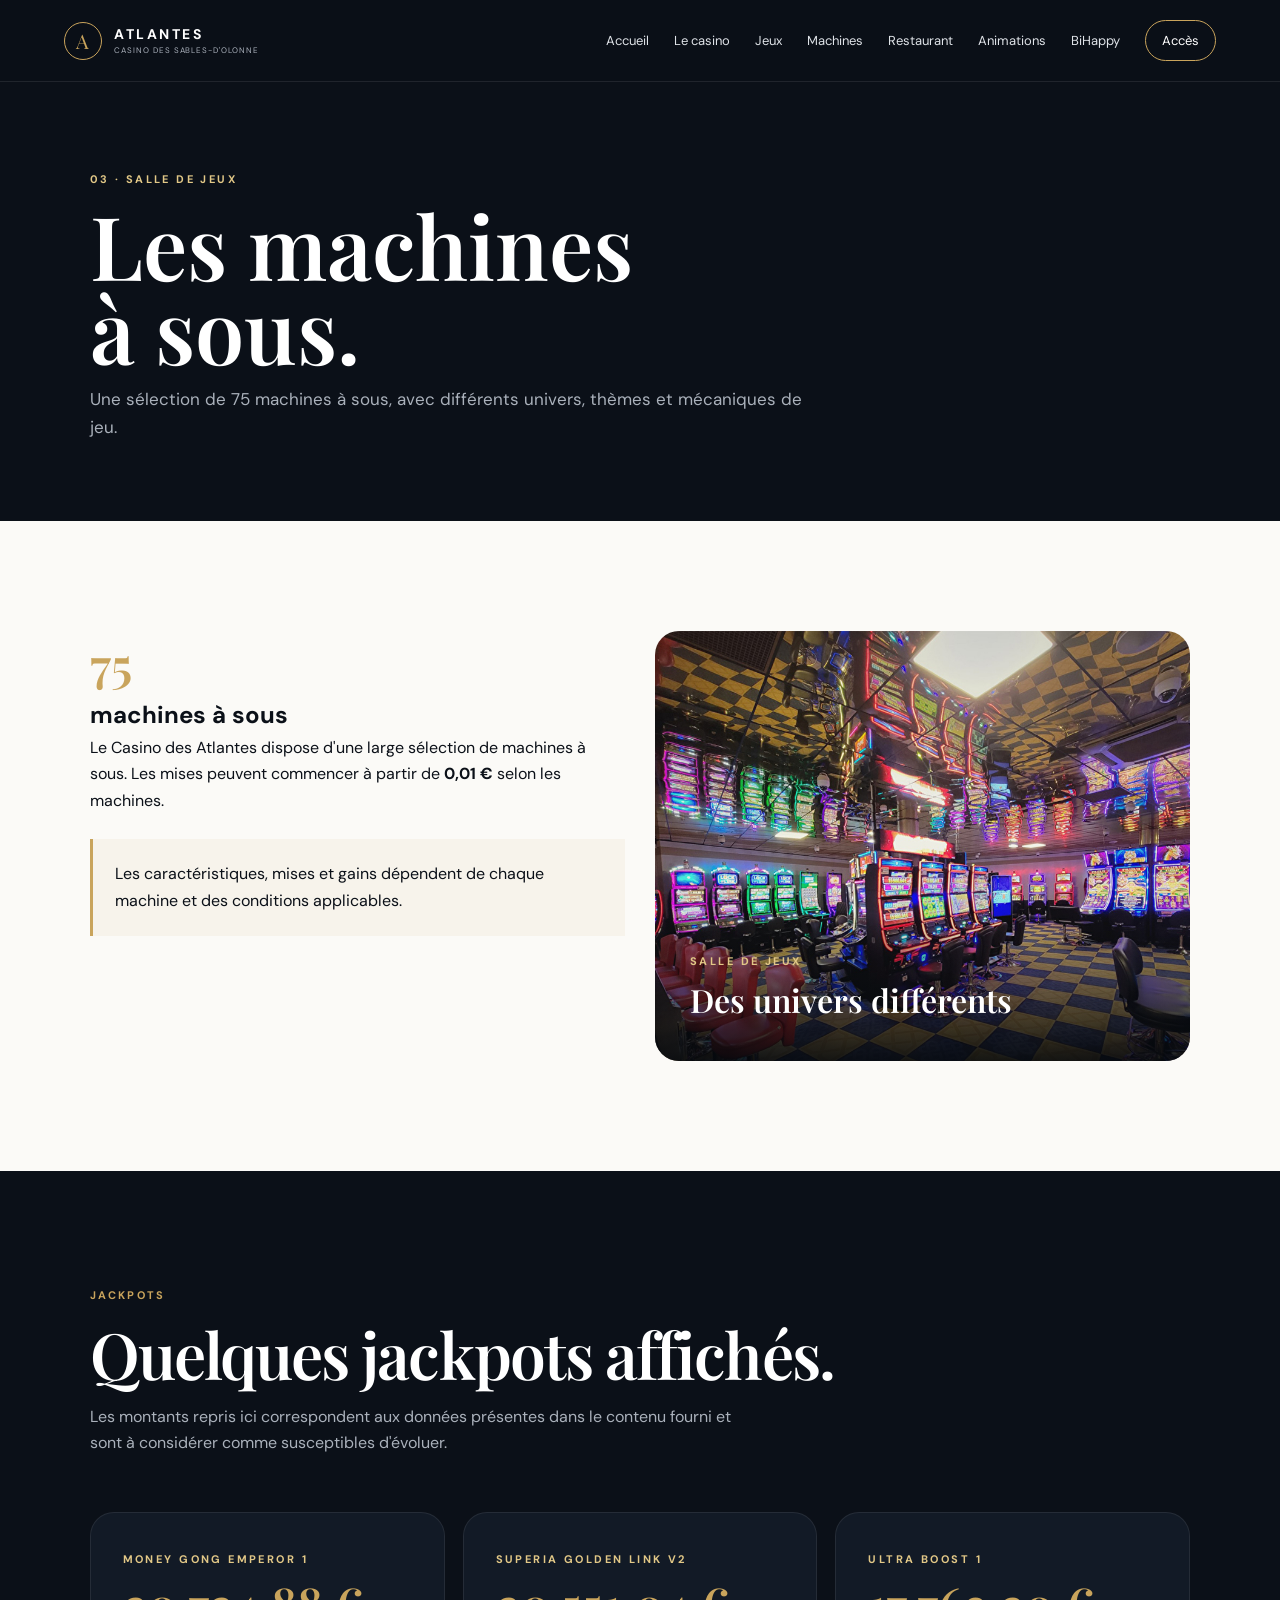
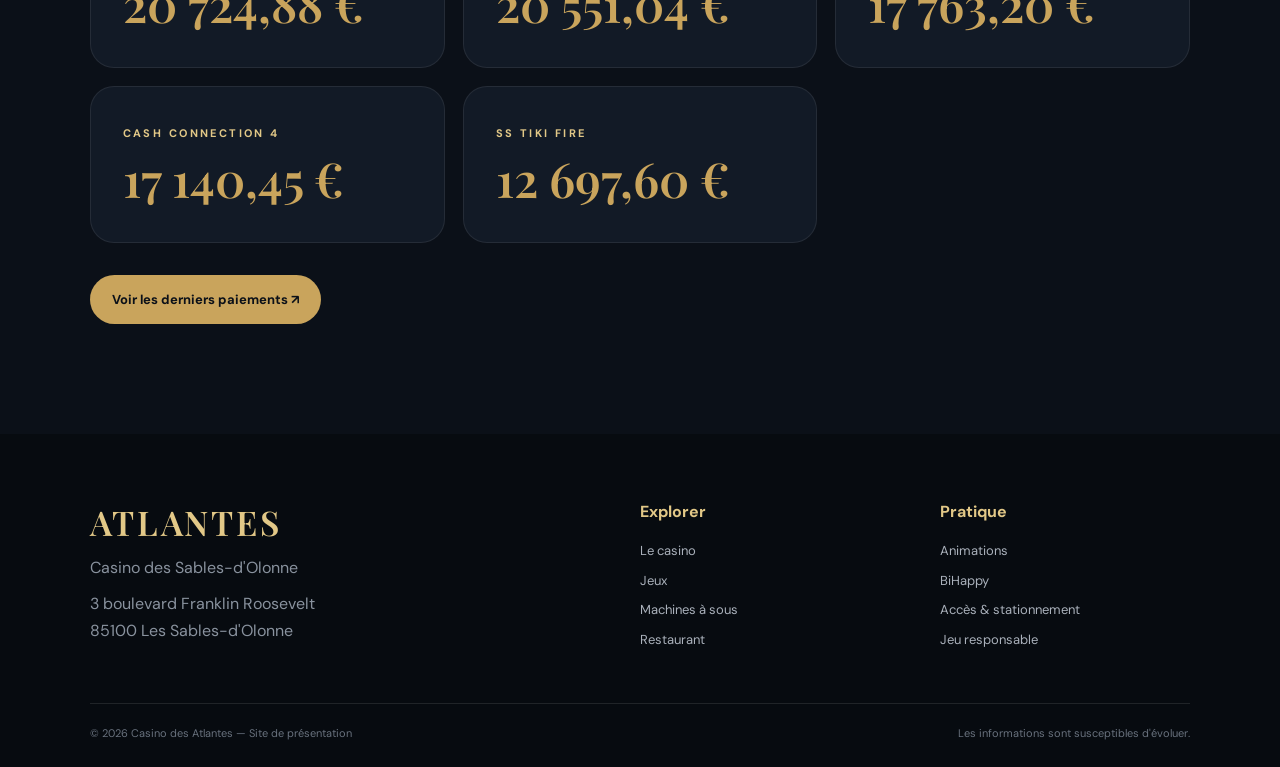
<file: casino-atlantes-v2/machines.html>
<!DOCTYPE html>
<html lang="fr">
<head>
<meta charset="UTF-8">
<meta name="viewport" content="width=device-width, initial-scale=1.0">
<meta name="description" content="Machines à sous — Casino des Atlantes, Les Sables-d'Olonne.">
<title>Machines à sous | Casino des Atlantes</title>
<link rel="stylesheet" href="css/style.css">
</head>
<body id="top">

<header class="site-header">
  <a class="brand" href="index.html">
    <span class="brand-mark">A</span>
    <span><b>ATLANTES</b><small>CASINO DES SABLES-D'OLONNE</small></span>
  </a>
  <button class="menu-toggle" aria-label="Ouvrir le menu">☰</button>
  <nav class="nav">
    <a href="index.html">Accueil</a>
    <a href="casino.html">Le casino</a>
    <a href="jeux.html">Jeux</a>
    <a href="machines.html">Machines</a>
    <a href="restaurant.html">Restaurant</a>
    <a href="animations.html">Animations</a>
    <a href="bihappy.html">BiHappy</a>
    <a class="nav-cta" href="acces.html">Accès</a>
  </nav>
</header>


<section class="page-hero"><div class="eyebrow">03 · SALLE DE JEUX</div><h1>Les machines<br>à sous.</h1><p>Une sélection de 75 machines à sous, avec différents univers, thèmes et mécaniques de jeu.</p></section>
<section class="section"><div class="grid-2"><div class="reveal"><div class="price">75</div><h2>machines à sous</h2><p>Le Casino des Atlantes dispose d'une large sélection de machines à sous. Les mises peuvent commencer à partir de <b>0,01 €</b> selon les machines.</p><div class="notice">Les caractéristiques, mises et gains dépendent de chaque machine et des conditions applicables.</div></div><div class="image-card reveal"><img src="images/casino-int.jpg" alt="Intérieur du casino"><div class="overlay"><span class="eyebrow">SALLE DE JEUX</span><h3>Des univers différents</h3></div></div></div></section>
<section class="section dark"><div class="section-head reveal"><span class="num">JACKPOTS</span><h2>Quelques jackpots affichés.</h2><p>Les montants repris ici correspondent aux données présentes dans le contenu fourni et sont à considérer comme susceptibles d'évoluer.</p></div><div class="grid-3">
<div class="card reveal"><span class="eyebrow">MONEY GONG EMPEROR 1</span><div class="price">20 724,88 €</div></div>
<div class="card reveal"><span class="eyebrow">SUPERIA GOLDEN LINK V2</span><div class="price">20 551,04 €</div></div>
<div class="card reveal"><span class="eyebrow">ULTRA BOOST 1</span><div class="price">17 763,20 €</div></div>
<div class="card reveal"><span class="eyebrow">CASH CONNECTION 4</span><div class="price">17 140,45 €</div></div>
<div class="card reveal"><span class="eyebrow">SS TIKI FIRE</span><div class="price">12 697,60 €</div></div>
</div><div class="actions"><a class="btn btn-gold" href="https://www.casino-sables-dolonne.fr/jackpots/index.php" target="_blank" rel="noopener">Voir les derniers paiements ↗</a></div></section>


<footer class="footer">
  <div class="footer-top">
    <div>
      <div class="footer-brand">ATLANTES</div>
      <p>Casino des Sables-d'Olonne</p>
      <p>3 boulevard Franklin Roosevelt<br>85100 Les Sables-d'Olonne</p>
    </div>
    <div>
      <h4>Explorer</h4>
      <a href="casino.html">Le casino</a>
      <a href="jeux.html">Jeux</a>
      <a href="machines.html">Machines à sous</a>
      <a href="restaurant.html">Restaurant</a>
    </div>
    <div>
      <h4>Pratique</h4>
      <a href="animations.html">Animations</a>
      <a href="bihappy.html">BiHappy</a>
      <a href="acces.html">Accès & stationnement</a>
      <a href="https://www.joueurs-info-service.fr/" target="_blank" rel="noopener">Jeu responsable</a>
    </div>
  </div>
  <div class="footer-bottom">
    <span>© 2026 Casino des Atlantes — Site de présentation</span>
    <span>Les informations sont susceptibles d'évoluer.</span>
  </div>
</footer>

<script src="js/script.js"></script>
</body>
</html>
</file>
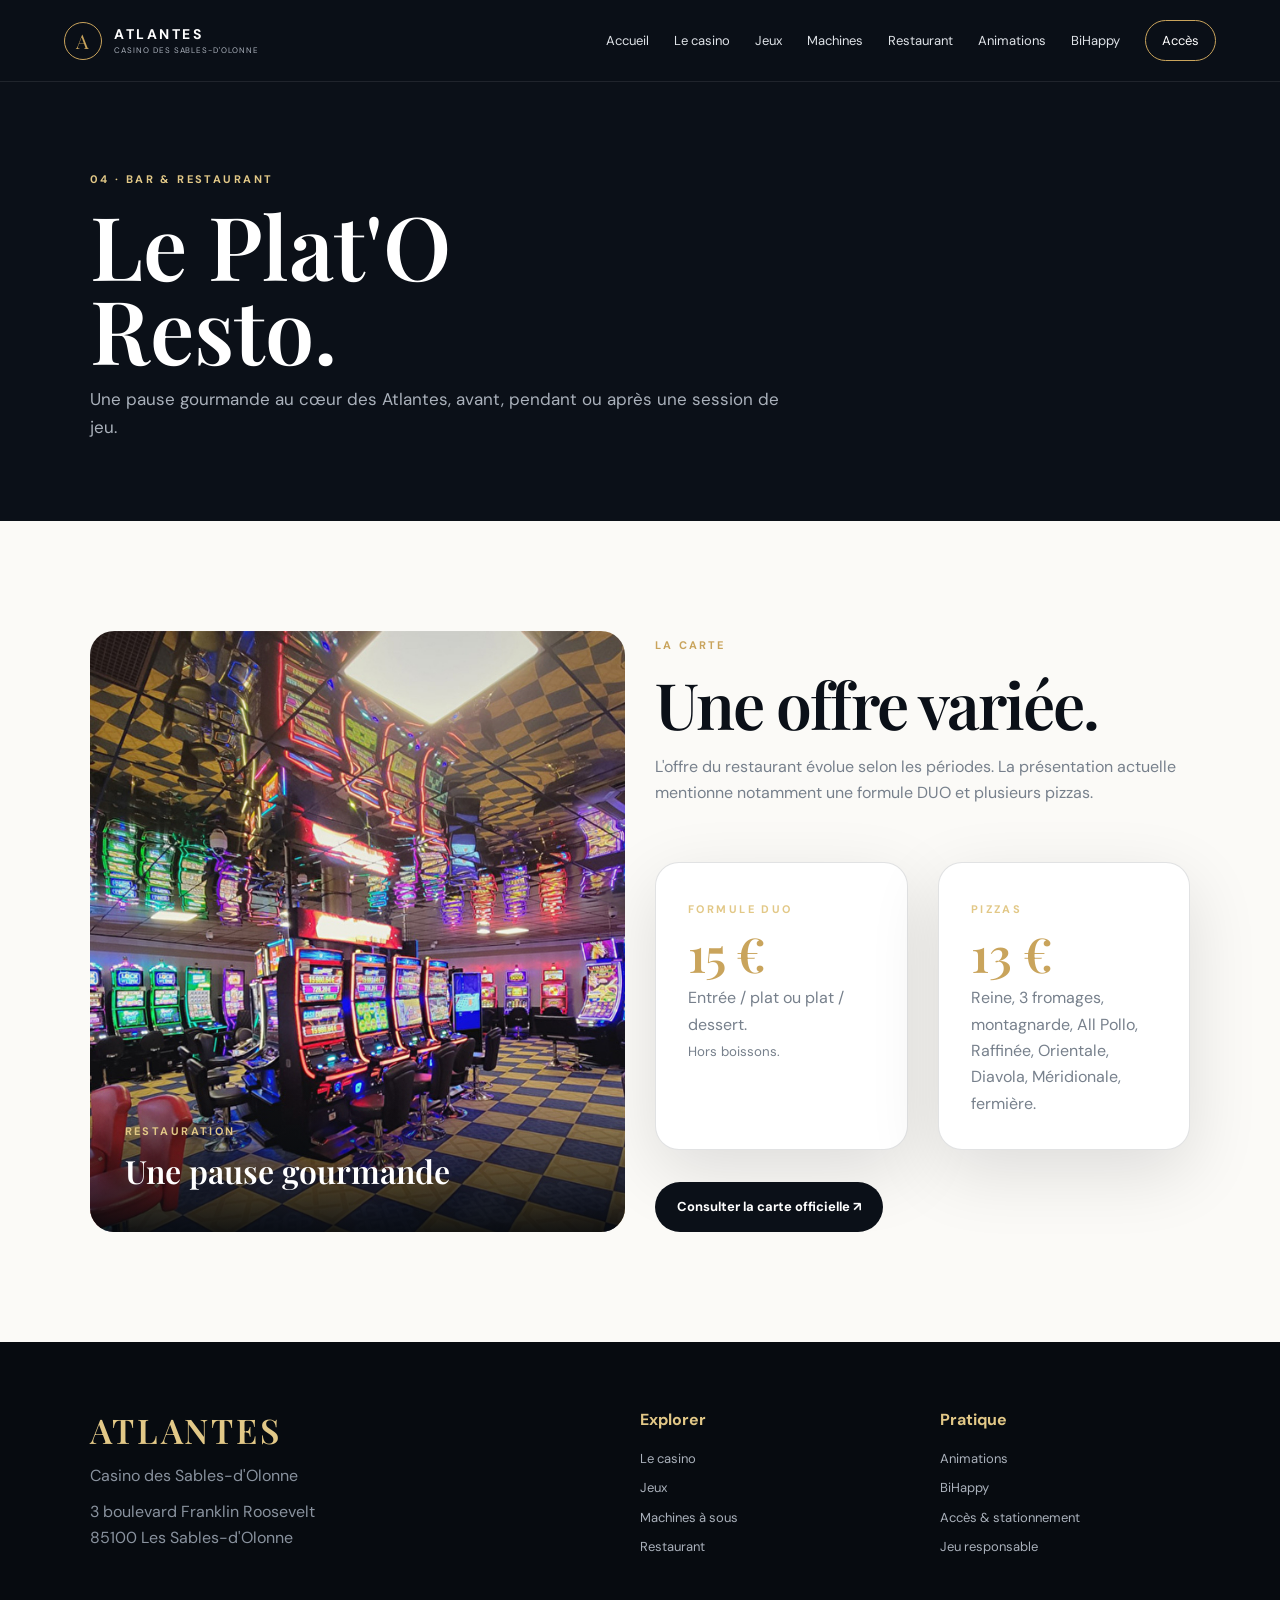
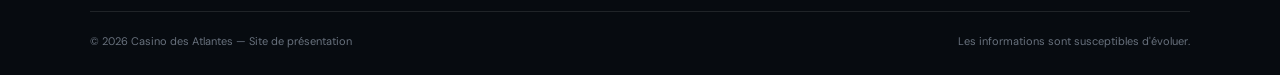
<file: casino-atlantes-v2/restaurant.html>
<!DOCTYPE html>
<html lang="fr">
<head>
<meta charset="UTF-8">
<meta name="viewport" content="width=device-width, initial-scale=1.0">
<meta name="description" content="Restaurant — Casino des Atlantes, Les Sables-d'Olonne.">
<title>Restaurant | Casino des Atlantes</title>
<link rel="stylesheet" href="css/style.css">
</head>
<body id="top">

<header class="site-header">
  <a class="brand" href="index.html">
    <span class="brand-mark">A</span>
    <span><b>ATLANTES</b><small>CASINO DES SABLES-D'OLONNE</small></span>
  </a>
  <button class="menu-toggle" aria-label="Ouvrir le menu">☰</button>
  <nav class="nav">
    <a href="index.html">Accueil</a>
    <a href="casino.html">Le casino</a>
    <a href="jeux.html">Jeux</a>
    <a href="machines.html">Machines</a>
    <a href="restaurant.html">Restaurant</a>
    <a href="animations.html">Animations</a>
    <a href="bihappy.html">BiHappy</a>
    <a class="nav-cta" href="acces.html">Accès</a>
  </nav>
</header>


<section class="page-hero"><div class="eyebrow">04 · BAR & RESTAURANT</div><h1>Le Plat'O<br>Resto.</h1><p>Une pause gourmande au cœur des Atlantes, avant, pendant ou après une session de jeu.</p></section>
<section class="section"><div class="grid-2"><div class="image-card reveal"><img src="images/casino-int.jpg" alt="Intérieur du Casino des Atlantes"><div class="overlay"><span class="eyebrow">RESTAURATION</span><h3>Une pause gourmande</h3></div></div><div class="reveal"><div class="section-head"><span class="num">LA CARTE</span><h2>Une offre variée.</h2><p>L'offre du restaurant évolue selon les périodes. La présentation actuelle mentionne notamment une formule DUO et plusieurs pizzas.</p></div><div class="grid-2"><div class="card"><span class="eyebrow">FORMULE DUO</span><div class="price">15 €</div><p>Entrée / plat ou plat / dessert.<br><small>Hors boissons.</small></p></div><div class="card"><span class="eyebrow">PIZZAS</span><div class="price">13 €</div><p>Reine, 3 fromages, montagnarde, All Pollo, Raffinée, Orientale, Diavola, Méridionale, fermière.</p></div></div><div class="actions"><a class="btn btn-dark" href="https://www.casino-sables-dolonne.fr/menu-du-restaurant-0-12.html" target="_blank" rel="noopener">Consulter la carte officielle ↗</a></div></div></div></section>


<footer class="footer">
  <div class="footer-top">
    <div>
      <div class="footer-brand">ATLANTES</div>
      <p>Casino des Sables-d'Olonne</p>
      <p>3 boulevard Franklin Roosevelt<br>85100 Les Sables-d'Olonne</p>
    </div>
    <div>
      <h4>Explorer</h4>
      <a href="casino.html">Le casino</a>
      <a href="jeux.html">Jeux</a>
      <a href="machines.html">Machines à sous</a>
      <a href="restaurant.html">Restaurant</a>
    </div>
    <div>
      <h4>Pratique</h4>
      <a href="animations.html">Animations</a>
      <a href="bihappy.html">BiHappy</a>
      <a href="acces.html">Accès & stationnement</a>
      <a href="https://www.joueurs-info-service.fr/" target="_blank" rel="noopener">Jeu responsable</a>
    </div>
  </div>
  <div class="footer-bottom">
    <span>© 2026 Casino des Atlantes — Site de présentation</span>
    <span>Les informations sont susceptibles d'évoluer.</span>
  </div>
</footer>

<script src="js/script.js"></script>
</body>
</html>
</file>
<file: casino-atlantes-v2/css/style.css>
@import url('https://fonts.googleapis.com/css2?family=DM+Sans:wght@400;500;600;700&family=Playfair+Display:wght@500;600;700&display=swap');

:root{
  --ink:#0b1018; --ink2:#121a26; --cream:#f4f0e8; --paper:#fbfaf7;
  --gold:#c9a45c; --gold2:#e2c887; --muted:#77808c; --line:rgba(11,16,24,.12);
  --white:#fff; --radius:24px; --shadow:0 22px 70px rgba(8,12,18,.12);
}
*{box-sizing:border-box;margin:0;padding:0}
html{scroll-behavior:smooth}
body{font-family:"DM Sans",sans-serif;background:var(--paper);color:var(--ink);line-height:1.65}
a{color:inherit;text-decoration:none}
img{max-width:100%;display:block}
button{font:inherit}
.site-header{height:82px;position:fixed;z-index:1000;top:0;left:0;right:0;display:flex;align-items:center;justify-content:space-between;padding:0 5vw;background:rgba(11,16,24,.86);backdrop-filter:blur(18px);border-bottom:1px solid rgba(255,255,255,.09);color:#fff}
.brand{display:flex;gap:12px;align-items:center;letter-spacing:.04em}
.brand-mark{width:38px;height:38px;border:1px solid var(--gold);border-radius:50%;display:grid;place-items:center;color:var(--gold);font-family:"Playfair Display";font-size:20px}
.brand b{display:block;font-size:14px;letter-spacing:.18em}
.brand small{display:block;font-size:8px;letter-spacing:.12em;color:#aab1bb;margin-top:-2px}
.nav{display:flex;gap:25px;align-items:center}
.nav a{font-size:13px;color:#dfe3e8;transition:.25s}
.nav a:hover{color:var(--gold2)}
.nav .nav-cta{border:1px solid var(--gold);padding:9px 16px;border-radius:999px;color:#fff}
.menu-toggle{display:none;background:none;border:0;color:#fff;font-size:28px}
.hero{min-height:100vh;position:relative;display:grid;align-items:end;overflow:hidden;color:#fff;background:#10151d}
.hero-bg{position:absolute;inset:0;background-size:cover;background-position:center;filter:saturate(.8)}
.hero:after{content:"";position:absolute;inset:0;background:linear-gradient(90deg,rgba(4,8,13,.86),rgba(4,8,13,.3) 65%,rgba(4,8,13,.5)),linear-gradient(0deg,rgba(4,8,13,.72),transparent 55%)}
.hero-content{position:relative;z-index:2;padding:0 8vw 11vh;max-width:900px}
.kicker,.eyebrow{font-size:11px;letter-spacing:.22em;text-transform:uppercase;color:var(--gold2);font-weight:700}
.hero h1{font:600 clamp(52px,9vw,110px)/.9 "Playfair Display";letter-spacing:-.045em;margin:22px 0}
.hero h1 span{display:block;color:var(--gold2)}
.hero p{max-width:650px;color:#d9dde2;font-size:18px}
.actions{display:flex;gap:12px;flex-wrap:wrap;margin-top:32px}
.btn{display:inline-flex;align-items:center;justify-content:center;gap:8px;padding:13px 21px;border-radius:999px;font-size:13px;font-weight:700;border:1px solid transparent;transition:.25s}
.btn-gold{background:var(--gold);color:var(--ink)}
.btn-gold:hover{background:var(--gold2);transform:translateY(-2px)}
.btn-light{border-color:rgba(255,255,255,.35);color:#fff}
.btn-dark{background:var(--ink);color:#fff}
.section{padding:110px 7vw}
.section.dark{background:var(--ink);color:#fff}
.section.cream{background:var(--cream)}
.section-head{max-width:760px;margin-bottom:55px}
.section-head .num{font-size:11px;letter-spacing:.2em;color:var(--gold);font-weight:700}
.section-head h2{font:600 clamp(38px,5vw,68px)/1.02 "Playfair Display";letter-spacing:-.03em;margin:13px 0 18px}
.section-head p{color:var(--muted);max-width:650px}
.dark .section-head p{color:#aab1bb}
.grid-2{display:grid;grid-template-columns:1fr 1fr;gap:30px;align-items:stretch}
.grid-3{display:grid;grid-template-columns:repeat(3,1fr);gap:18px}
.image-card{position:relative;overflow:hidden;border-radius:var(--radius);min-height:430px;background:#1a202a}
.image-card img{width:100%;height:100%;object-fit:cover;transition:transform .7s}
.image-card:hover img{transform:scale(1.045)}
.image-card .overlay{position:absolute;inset:auto 0 0;padding:35px;background:linear-gradient(transparent,rgba(4,8,13,.9));color:#fff}
.image-card h3{font:600 32px "Playfair Display";margin:5px 0}
.card{background:#fff;border:1px solid var(--line);border-radius:var(--radius);padding:32px;box-shadow:var(--shadow)}
.dark .card{background:#121a26;border-color:rgba(255,255,255,.08);box-shadow:none}
.card h3{font:600 28px "Playfair Display";margin:8px 0 12px}
.card p{color:var(--muted)}
.dark .card p{color:#aab1bb}
.gold{color:var(--gold)}
.stat-strip{display:grid;grid-template-columns:repeat(4,1fr);border-top:1px solid var(--line);border-bottom:1px solid var(--line);margin-top:55px}
.stat{padding:28px 18px;text-align:center;border-right:1px solid var(--line)}
.stat:last-child{border-right:0}
.stat strong{display:block;font:600 43px "Playfair Display";color:var(--gold)}
.stat span{font-size:12px;color:var(--muted)}
.feature-list{display:grid;gap:10px;margin-top:22px}
.feature-list li{list-style:none;padding:12px 0;border-bottom:1px solid var(--line)}
.feature-list li:before{content:"✦";color:var(--gold);margin-right:10px}
.timeline{display:grid;gap:0}
.timeline-item{display:grid;grid-template-columns:130px 1fr;gap:30px;padding:30px 0;border-top:1px solid rgba(255,255,255,.12)}
.timeline-year{font:600 24px "Playfair Display";color:var(--gold2)}
.timeline-item h3{font-size:20px;margin-bottom:7px}
.timeline-item p{color:#aab1bb}
.banner{min-height:55vh;background-size:cover;background-position:center;position:relative;display:flex;align-items:center;color:#fff}
.banner:after{content:"";position:absolute;inset:0;background:rgba(5,10,16,.48)}
.banner-content{position:relative;z-index:2;padding:8vw;max-width:850px}
.banner h2{font:600 clamp(45px,7vw,90px)/.95 "Playfair Display";margin-top:15px}
.price{font:600 48px "Playfair Display";color:var(--gold)}
.tag{display:inline-block;border:1px solid var(--line);border-radius:999px;padding:6px 11px;font-size:11px;margin:4px;color:var(--muted)}
.schedule{display:grid;gap:8px;margin-top:22px;padding-top:20px;border-top:1px solid var(--line);font-size:13px}
.info-row{display:flex;justify-content:space-between;gap:20px;padding:13px 0;border-bottom:1px solid var(--line)}
.map{min-height:520px;border:0;width:100%;border-radius:var(--radius)}
.parking{display:grid;gap:12px}
.parking a{padding:20px;background:#fff;border:1px solid var(--line);border-radius:16px;display:flex;justify-content:space-between;align-items:center}
.parking a:hover{border-color:var(--gold)}
.notice{padding:22px;border-left:3px solid var(--gold);background:rgba(201,164,92,.08);margin-top:25px}
.responsible{background:#111821;color:#fff;padding:65px 7vw}
.responsible-inner{max-width:850px}
.responsible p{color:#aab1bb;margin:15px 0}
.footer{background:#070b10;color:#fff;padding:65px 7vw 25px}
.footer-top{display:grid;grid-template-columns:2fr 1fr 1fr;gap:50px}
.footer-brand{font:600 34px "Playfair Display";letter-spacing:.08em;color:var(--gold2)}
.footer h4{margin-bottom:15px;color:var(--gold2)}
.footer a{display:block;color:#aab1bb;margin:8px 0;font-size:13px}
.footer p{color:#89929e;margin-top:10px}
.footer-bottom{border-top:1px solid rgba(255,255,255,.1);margin-top:45px;padding-top:20px;display:flex;justify-content:space-between;color:#68717d;font-size:11px}
.reveal {
  opacity: 1;
  transform: none;
}
.reveal.visible{opacity:1;transform:none}
.top-link{position:fixed;right:22px;bottom:22px;z-index:900;width:44px;height:44px;border-radius:50%;display:grid;place-items:center;background:var(--gold);color:var(--ink);font-weight:800;opacity:0;pointer-events:none;transition:.25s}
.top-link.show{opacity:1;pointer-events:auto}
.page-hero{padding:170px 7vw 80px;background:var(--ink);color:#fff}
.page-hero h1{font:600 clamp(48px,7vw,88px)/.95 "Playfair Display";margin:15px 0}
.page-hero p{max-width:720px;color:#aab1bb;font-size:17px}
@media(max-width:900px){
  .nav{position:absolute;top:82px;left:0;right:0;background:#0b1018;padding:20px 7vw;display:none;flex-direction:column;align-items:stretch}
  .nav.open{display:flex}
  .nav a{padding:10px 0}.menu-toggle{display:block}
  .grid-2,.grid-3{grid-template-columns:1fr}
  .stat-strip{grid-template-columns:repeat(2,1fr)}
  .stat:nth-child(2){border-right:0}.stat:nth-child(-n+2){border-bottom:1px solid var(--line)}
  .footer-top{grid-template-columns:1fr 1fr}
}
@media(max-width:600px){
  .site-header{padding:0 5vw}.hero-content{padding:0 6vw 10vh}.hero h1{font-size:58px}
  .section{padding:80px 6vw}.page-hero{padding:145px 6vw 65px}
  .footer-top{grid-template-columns:1fr}.footer-bottom{flex-direction:column;gap:8px}
  .timeline-item{grid-template-columns:1fr;gap:5px}.image-card{min-height:330px}
}
</file>
